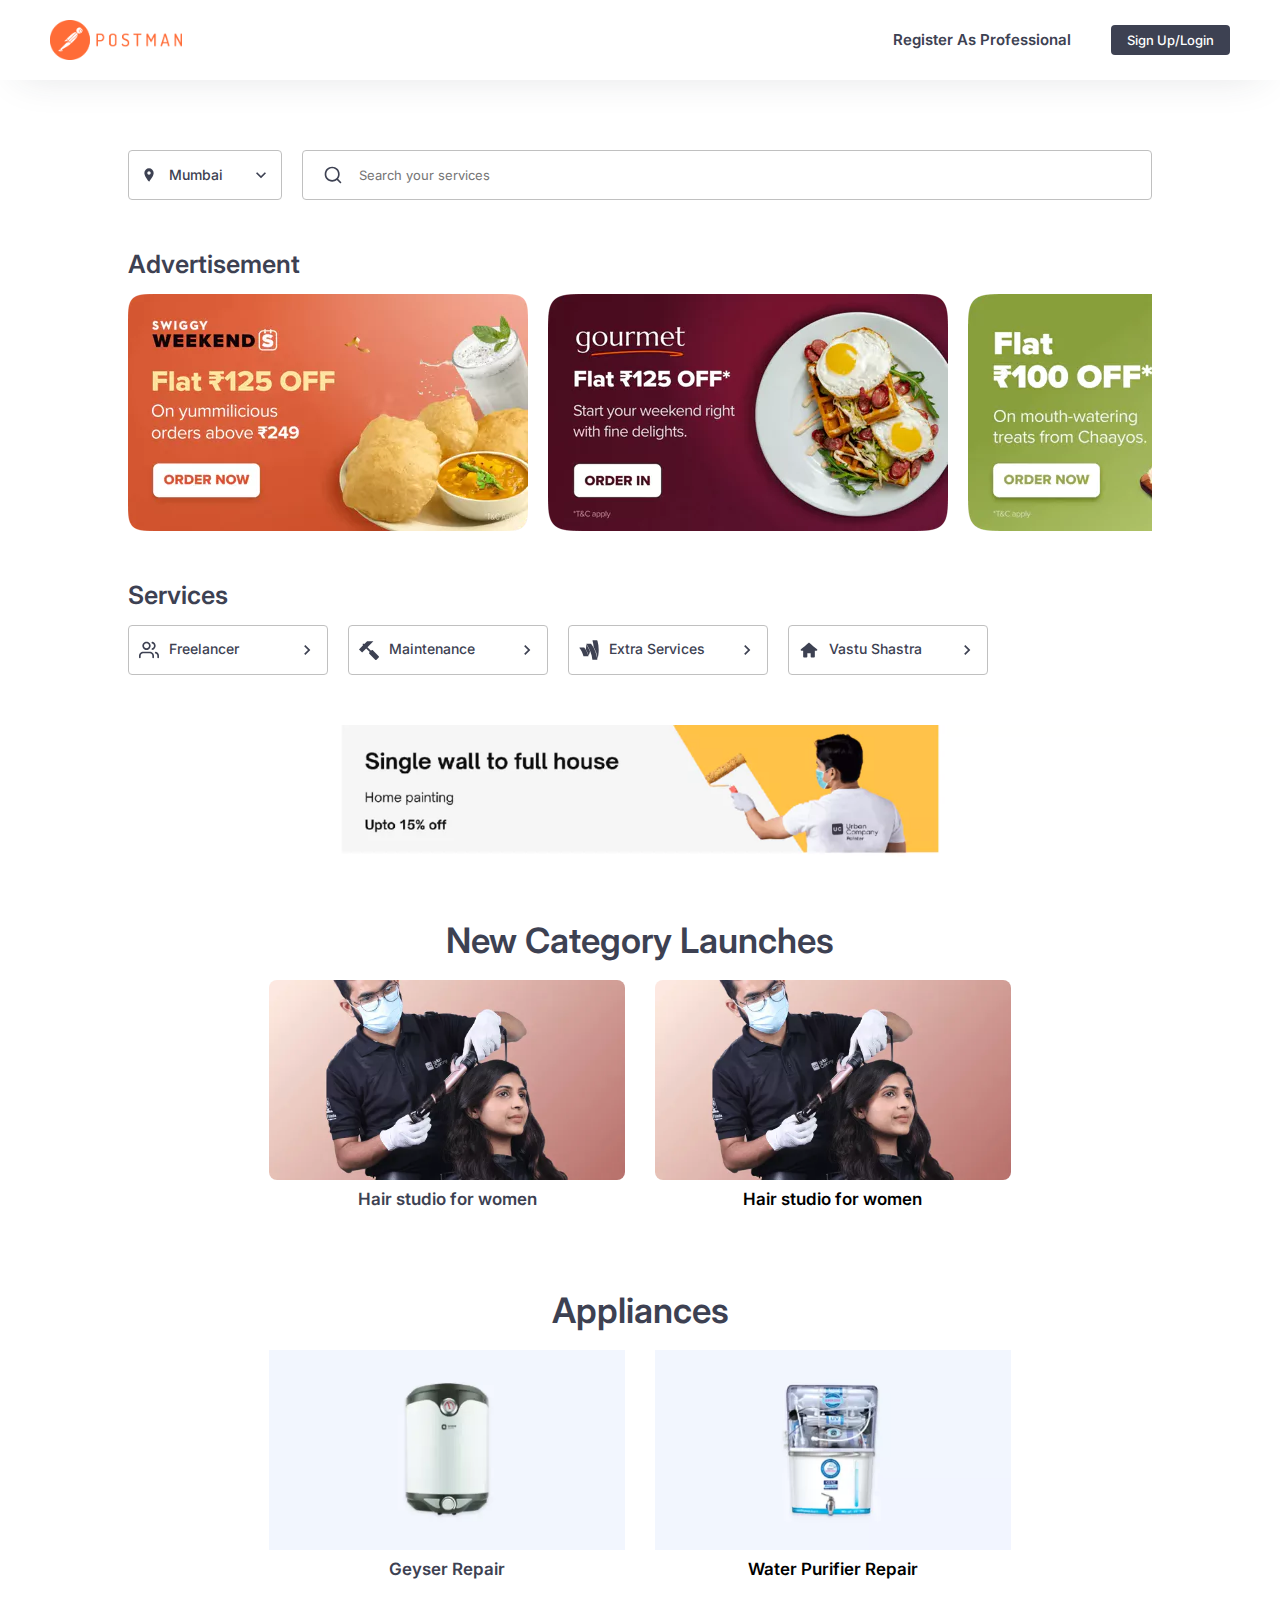
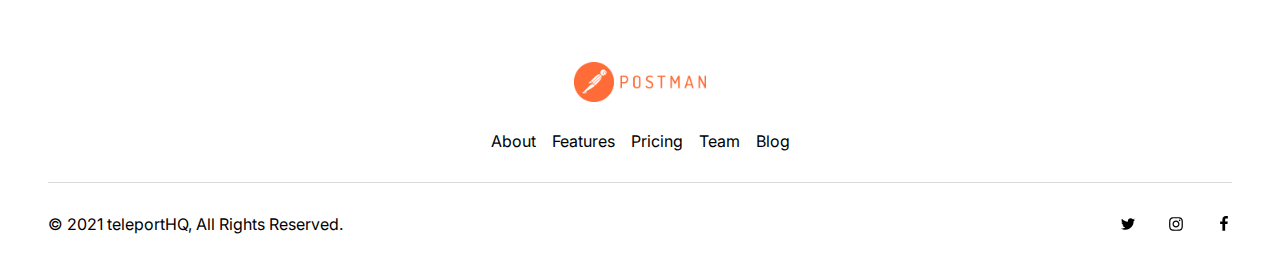
<file: index.html>
<!DOCTYPE html>
<html lang="english">
  <head>
    <title>exported project</title>
    <meta property="og:title" content="exported project" />
    <meta name="viewport" content="width=device-width, initial-scale=1.0" />
    <meta charset="utf-8" />
    <meta property="twitter:card" content="summary_large_image" />

    <style data-tag="reset-style-sheet">
      html {  line-height: 1.15;}body {  margin: 0;}* {  box-sizing: border-box;  border-width: 0;  border-style: solid;}p,li,ul,pre,div,h1,h2,h3,h4,h5,h6,figure,blockquote,figcaption {  margin: 0;  padding: 0;}button {  background-color: transparent;}button,input,optgroup,select,textarea {  font-family: inherit;  font-size: 100%;  line-height: 1.15;  margin: 0;}button,select {  text-transform: none;}button,[type="button"],[type="reset"],[type="submit"] {  -webkit-appearance: button;}button::-moz-focus-inner,[type="button"]::-moz-focus-inner,[type="reset"]::-moz-focus-inner,[type="submit"]::-moz-focus-inner {  border-style: none;  padding: 0;}button:-moz-focus,[type="button"]:-moz-focus,[type="reset"]:-moz-focus,[type="submit"]:-moz-focus {  outline: 1px dotted ButtonText;}a {  color: inherit;  text-decoration: inherit;}input {  padding: 2px 4px;}img {  display: block;}html { scroll-behavior: smooth  }
    </style>
    <style data-tag="default-style-sheet">
      html {
        font-family: Inter;
        font-size: 16px;
      }

      body {
        font-weight: 400;
        font-style:normal;
        text-decoration: none;
        text-transform: none;
        letter-spacing: normal;
        line-height: 1.15;
        color: var(--dl-color-gray-black);
        background-color: var(--dl-color-gray-white);

      }
    </style>
    <link
      rel="stylesheet"
      href="https://fonts.googleapis.com/css2?family=Inter:wght@100;200;300;400;500;600;700;800;900&amp;display=swap"
      data-tag="font"
    />
    <link rel="stylesheet" href="./style.css" />
  </head>
  <body>
    <div>
      <link href="./index.css" rel="stylesheet" />

      <div class="page-container">
        <div class="page-container01">
          <img
            alt="pastedImage"
            src="public/external/pastedimage-0uya-1500w.png"
            class="page-pasted-image"
          />
          <div class="page-container02">
            <a
              href="https://example.com"
              target="_blank"
              rel="noreferrer noopener"
              class="page-link"
            >
              Register as professional
            </a>
            <button type="button" class="page-button button">
              Sign Up/Login
            </button>
          </div>
        </div>
        <div class="page-container03">
          <div class="page-container04">
            <div class="page-container05">
              <svg viewBox="0 0 1024 1024" class="page-icon">
                <path
                  d="M512 490q44 0 75-31t31-75-31-75-75-31-75 31-31 75 31 75 75 31zM512 86q124 0 211 87t87 211q0 62-31 142t-75 150-87 131-73 97l-32 34q-12-14-32-37t-72-92-91-134-71-147-32-144q0-124 87-211t211-87z"
                ></path>
              </svg>
              <span class="page-text">Mumbai</span>
            </div>
            <svg viewBox="0 0 1024 1024" class="page-icon02">
              <path d="M316 366l196 196 196-196 60 60-256 256-256-256z"></path>
            </svg>
          </div>
          <div class="page-container06">
            <div class="page-container07">
              <svg viewBox="0 0 1024 1024" class="page-icon04">
                <path
                  d="M684.416 676.523c-1.451 1.109-2.859 2.347-4.224 3.712s-2.56 2.731-3.712 4.224c-53.675 51.755-126.677 83.541-207.147 83.541-82.475 0-157.099-33.365-211.2-87.467s-87.467-128.725-87.467-211.2 33.365-157.099 87.467-211.2 128.725-87.467 211.2-87.467 157.099 33.365 211.2 87.467 87.467 128.725 87.467 211.2c0 80.469-31.787 153.472-83.584 207.189zM926.165 865.835l-156.8-156.8c52.523-65.707 83.968-149.035 83.968-239.701 0-106.027-43.008-202.069-112.469-271.531s-165.504-112.469-271.531-112.469-202.069 43.008-271.531 112.469-112.469 165.504-112.469 271.531 43.008 202.069 112.469 271.531 165.504 112.469 271.531 112.469c90.667 0 173.995-31.445 239.701-83.968l156.8 156.8c16.683 16.683 43.691 16.683 60.331 0s16.683-43.691 0-60.331z"
                ></path>
              </svg>
              <input
                type="text"
                placeholder="Search your services"
                class="page-textinput input"
              />
            </div>
          </div>
        </div>
        <span class="page-text01">Advertisement</span>
        <div class="page-container08">
          <img
            alt="pastedImage"
            src="public/external/pastedimage-37a-400w.png"
            class="page-pasted-image01"
          />
          <img
            alt="pastedImage"
            src="public/external/pastedimage-425h-400w.png"
            class="page-pasted-image02"
          />
          <img
            alt="pastedImage"
            src="public/external/pastedimage-pm3m-400w.png"
            class="page-pasted-image03"
          />
          <img
            alt="pastedImage"
            src="public/external/pastedimage-dlyi-400w.png"
            class="page-pasted-image04"
          />
        </div>
        <span class="page-text02">
          <span>Services</span>
          <br />
        </span>
        <div class="page-container09">
          <div onclick="window.location.href='/freelancer.html'" class="page-container10">
            <div class="page-container11">
              <svg viewBox="0 0 1024 1024" class="page-icon06">
                <path
                  d="M768 896v-85.333c0-58.88-23.936-112.299-62.464-150.869s-91.989-62.464-150.869-62.464h-341.333c-58.88 0-112.299 23.936-150.869 62.464s-62.464 91.989-62.464 150.869v85.333c0 23.552 19.115 42.667 42.667 42.667s42.667-19.115 42.667-42.667v-85.333c0-35.371 14.293-67.285 37.504-90.496s55.125-37.504 90.496-37.504h341.333c35.371 0 67.285 14.293 90.496 37.504s37.504 55.125 37.504 90.496v85.333c0 23.552 19.115 42.667 42.667 42.667s42.667-19.115 42.667-42.667zM597.333 298.667c0-58.88-23.936-112.299-62.464-150.869s-91.989-62.464-150.869-62.464-112.299 23.936-150.869 62.464-62.464 91.989-62.464 150.869 23.936 112.299 62.464 150.869 91.989 62.464 150.869 62.464 112.299-23.936 150.869-62.464 62.464-91.989 62.464-150.869zM512 298.667c0 35.371-14.293 67.285-37.504 90.496s-55.125 37.504-90.496 37.504-67.285-14.293-90.496-37.504-37.504-55.125-37.504-90.496 14.293-67.285 37.504-90.496 55.125-37.504 90.496-37.504 67.285 14.293 90.496 37.504 37.504 55.125 37.504 90.496zM1024 896v-85.333c-0.043-53.12-19.499-101.76-51.883-139.136-27.819-32.128-65.195-55.936-107.904-67.243-22.784-6.016-46.123 7.552-52.139 30.336s7.552 46.123 30.336 52.139c25.899 6.869 48.469 21.248 65.195 40.619 19.413 22.443 31.019 51.456 31.061 83.285v85.333c0 23.552 19.115 42.667 42.667 42.667s42.667-19.115 42.667-42.667zM672.085 174.891c34.261 8.789 61.653 30.507 78.379 58.752s22.656 62.72 13.867 96.981c-7.509 29.312-24.533 53.589-47.147 70.485-13.397 10.027-28.8 17.493-45.355 21.803-22.784 5.973-36.437 29.312-30.421 52.096s29.312 36.437 52.096 30.421c27.179-7.125 52.565-19.413 74.795-36.011 37.675-28.16 66.219-68.821 78.72-117.675 14.592-57.045 4.693-114.731-23.125-161.621s-73.6-83.328-130.645-97.963c-22.827-5.845-46.080 7.936-51.925 30.763s7.936 46.080 30.763 51.925z"
                ></path>
              </svg>
              <span class="page-text05">Freelancer</span>
            </div>
            <svg viewBox="0 0 1024 1024" class="page-icon08">
              <path d="M426 256l256 256-256 256-60-60 196-196-196-196z"></path>
            </svg>
          </div>
          <div onclick="window.location.href='/maintenance.html'" class="page-container12">
            <div class="page-container13">
              <svg viewBox="0 0 1024 1024" class="page-icon10">
                <path
                  d="M1009.996 828.976l-301.544-301.544c-18.668-18.668-49.214-18.668-67.882 0l-22.626 22.626-184-184 302.056-302.058h-320l-142.058 142.058-14.060-14.058h-67.882v67.882l14.058 14.058-206.058 206.060 160 160 206.058-206.058 184 184-22.626 22.626c-18.668 18.668-18.668 49.214 0 67.882l301.544 301.544c18.668 18.668 49.214 18.668 67.882 0l113.136-113.136c18.67-18.666 18.67-49.214 0.002-67.882z"
                ></path>
              </svg>
              <span class="page-text06">Maintenance</span>
            </div>
            <svg viewBox="0 0 1024 1024" class="page-icon12">
              <path d="M426 256l256 256-256 256-60-60 196-196-196-196z"></path>
            </svg>
          </div>
          <div onclick="window.location.href='/maintenance.html'" class="page-container14">
            <div class="page-container15">
              <svg viewBox="0 0 1038.848 1024" class="page-icon14">
                <path
                  d="M252 384c11.429 0 22.857 5.714 29.714 14.857 100 136.571 169.714 282.857 206.857 442.286h-254.857c-45.714-158.857-113.143-304-209.714-428-9.143-12 0-29.143 14.857-29.143h213.143zM571.429 588c-18.857 77.143-42.857 152-71.429 224.571-30.286-119.429-78.857-231.429-146.286-339.429 14.857-82.857 23.429-168 25.143-256.571 80.571 129.714 144.571 253.143 192.571 371.429zM628 182.857c170.857 235.429 297.714 525.714 325.143 841.143h-257.714c-18.857-305.143-159.429-594.286-316-841.143h248.571zM1024 512c0 158.857-21.714 325.714-57.714 464-25.143-211.429-94.857-421.714-205.143-618.857-9.714-115.429-30.286-227.429-60.571-333.714-2.857-12 5.714-23.429 17.714-23.429h205.143c16 0 30.857 10.857 34.857 26.286 43.429 154.286 65.714 317.714 65.714 485.714z"
                ></path>
              </svg>
              <span class="page-text07">Extra Services</span>
            </div>
            <svg viewBox="0 0 1024 1024" class="page-icon16">
              <path d="M426 256l256 256-256 256-60-60 196-196-196-196z"></path>
            </svg>
          </div>
          <div onclick="window.location.href='/vastu-shastra.html'" class="page-container16">
            <div class="page-container17">
              <svg viewBox="0 0 1024 1024" class="page-icon18">
                <path
                  d="M512 128c0 0-263.936 227.84-411.435 351.232-8.661 7.851-15.232 19.285-15.232 32.768 0 23.595 19.072 42.667 42.667 42.667h85.333v298.667c0 23.595 19.072 42.667 42.667 42.667h128c23.595 0 42.667-19.115 42.667-42.667v-170.667h170.667v170.667c0 23.552 19.072 42.667 42.667 42.667h128c23.595 0 42.667-19.072 42.667-42.667v-298.667h85.333c23.595 0 42.667-19.072 42.667-42.667 0-13.483-6.571-24.917-16.341-32.768-146.475-123.392-410.325-351.232-410.325-351.232z"
                ></path>
              </svg>
              <span class="page-text08">Vastu Shastra</span>
            </div>
            <svg viewBox="0 0 1024 1024" class="page-icon20">
              <path d="M426 256l256 256-256 256-60-60 196-196-196-196z"></path>
            </svg>
          </div>
        </div>
        <img
          alt="pastedImage"
          src="public/external/pastedimage-kop-200h.png"
          class="page-pasted-image05"
        />
        <span class="page-text09">
          <span>New Category Launches</span>
          <br />
        </span>
        <div class="page-container18">
          <div class="page-container19">
            <img
              alt="pastedImage"
              src="public/external/pastedimage-22xo-1500w.png"
              class="page-pasted-image06"
            />
            <span class="page-text12">Hair studio for women</span>
          </div>
          <div class="page-container20">
            <img
              alt="pastedImage"
              src="public/external/pastedimage-22xo-1500w.png"
              class="page-pasted-image07"
            />
            <span class="page-text13">Hair studio for women</span>
          </div>
        </div>
        <span class="page-text14">
          <span>Appliances</span>
          <br />
        </span>
        <div class="page-container21">
          <div class="page-container22">
            <img
              alt="pastedImage"
              src="public/external/pastedimage-xxvs-1500w.png"
              class="page-pasted-image08"
            />
            <span class="page-text17">Geyser Repair</span>
          </div>
          <div class="page-container23">
            <div class="page-container24">
              <img
                alt="pastedImage"
                src="public/external/pastedimage-nq3-1500w.png"
                class="page-pasted-image09"
              />
            </div>
            <span class="page-text18">Water Purifier Repair</span>
          </div>
        </div>
        <footer class="page-footer">
          <div class="page-container25">
            <img
              alt="pastedImage"
              src="public/external/pastedimage-0uya-1500w.png"
              class="page-pasted-image10"
            />
            <nav class="page-nav">
              <span class="page-text19">About</span>
              <span class="page-text20">Features</span>
              <span class="page-text21">Pricing</span>
              <span class="page-text22">Team</span>
              <span class="page-text23">Blog</span>
            </nav>
          </div>
          <div class="page-separator"></div>
          <div class="page-container26">
            <span class="page-text24">
              © 2021 teleportHQ, All Rights Reserved.
            </span>
            <div class="page-icon-group">
              <svg viewBox="0 0 950.8571428571428 1024" class="page-icon22">
                <path
                  d="M925.714 233.143c-25.143 36.571-56.571 69.143-92.571 95.429 0.571 8 0.571 16 0.571 24 0 244-185.714 525.143-525.143 525.143-104.571 0-201.714-30.286-283.429-82.857 14.857 1.714 29.143 2.286 44.571 2.286 86.286 0 165.714-29.143 229.143-78.857-81.143-1.714-149.143-54.857-172.571-128 11.429 1.714 22.857 2.857 34.857 2.857 16.571 0 33.143-2.286 48.571-6.286-84.571-17.143-148-91.429-148-181.143v-2.286c24.571 13.714 53.143 22.286 83.429 23.429-49.714-33.143-82.286-89.714-82.286-153.714 0-34.286 9.143-65.714 25.143-93.143 90.857 112 227.429 185.143 380.571 193.143-2.857-13.714-4.571-28-4.571-42.286 0-101.714 82.286-184.571 184.571-184.571 53.143 0 101.143 22.286 134.857 58.286 41.714-8 81.714-23.429 117.143-44.571-13.714 42.857-42.857 78.857-81.143 101.714 37.143-4 73.143-14.286 106.286-28.571z"
                ></path></svg>
              <svg viewBox="0 0 877.7142857142857 1024" class="page-icon24">
                <path
                  d="M585.143 512c0-80.571-65.714-146.286-146.286-146.286s-146.286 65.714-146.286 146.286 65.714 146.286 146.286 146.286 146.286-65.714 146.286-146.286zM664 512c0 124.571-100.571 225.143-225.143 225.143s-225.143-100.571-225.143-225.143 100.571-225.143 225.143-225.143 225.143 100.571 225.143 225.143zM725.714 277.714c0 29.143-23.429 52.571-52.571 52.571s-52.571-23.429-52.571-52.571 23.429-52.571 52.571-52.571 52.571 23.429 52.571 52.571zM438.857 152c-64 0-201.143-5.143-258.857 17.714-20 8-34.857 17.714-50.286 33.143s-25.143 30.286-33.143 50.286c-22.857 57.714-17.714 194.857-17.714 258.857s-5.143 201.143 17.714 258.857c8 20 17.714 34.857 33.143 50.286s30.286 25.143 50.286 33.143c57.714 22.857 194.857 17.714 258.857 17.714s201.143 5.143 258.857-17.714c20-8 34.857-17.714 50.286-33.143s25.143-30.286 33.143-50.286c22.857-57.714 17.714-194.857 17.714-258.857s5.143-201.143-17.714-258.857c-8-20-17.714-34.857-33.143-50.286s-30.286-25.143-50.286-33.143c-57.714-22.857-194.857-17.714-258.857-17.714zM877.714 512c0 60.571 0.571 120.571-2.857 181.143-3.429 70.286-19.429 132.571-70.857 184s-113.714 67.429-184 70.857c-60.571 3.429-120.571 2.857-181.143 2.857s-120.571 0.571-181.143-2.857c-70.286-3.429-132.571-19.429-184-70.857s-67.429-113.714-70.857-184c-3.429-60.571-2.857-120.571-2.857-181.143s-0.571-120.571 2.857-181.143c3.429-70.286 19.429-132.571 70.857-184s113.714-67.429 184-70.857c60.571-3.429 120.571-2.857 181.143-2.857s120.571-0.571 181.143 2.857c70.286 3.429 132.571 19.429 184 70.857s67.429 113.714 70.857 184c3.429 60.571 2.857 120.571 2.857 181.143z"
                ></path></svg>
              <svg viewBox="0 0 602.2582857142856 1024" class="page-icon26">
                <path
                  d="M548 6.857v150.857h-89.714c-70.286 0-83.429 33.714-83.429 82.286v108h167.429l-22.286 169.143h-145.143v433.714h-174.857v-433.714h-145.714v-169.143h145.714v-124.571c0-144.571 88.571-223.429 217.714-223.429 61.714 0 114.857 4.571 130.286 6.857z">
                </path>
              </svg>
            </div>
          </div>
        </footer>
      </div>
    </div>
  </body>
</html>
</file>
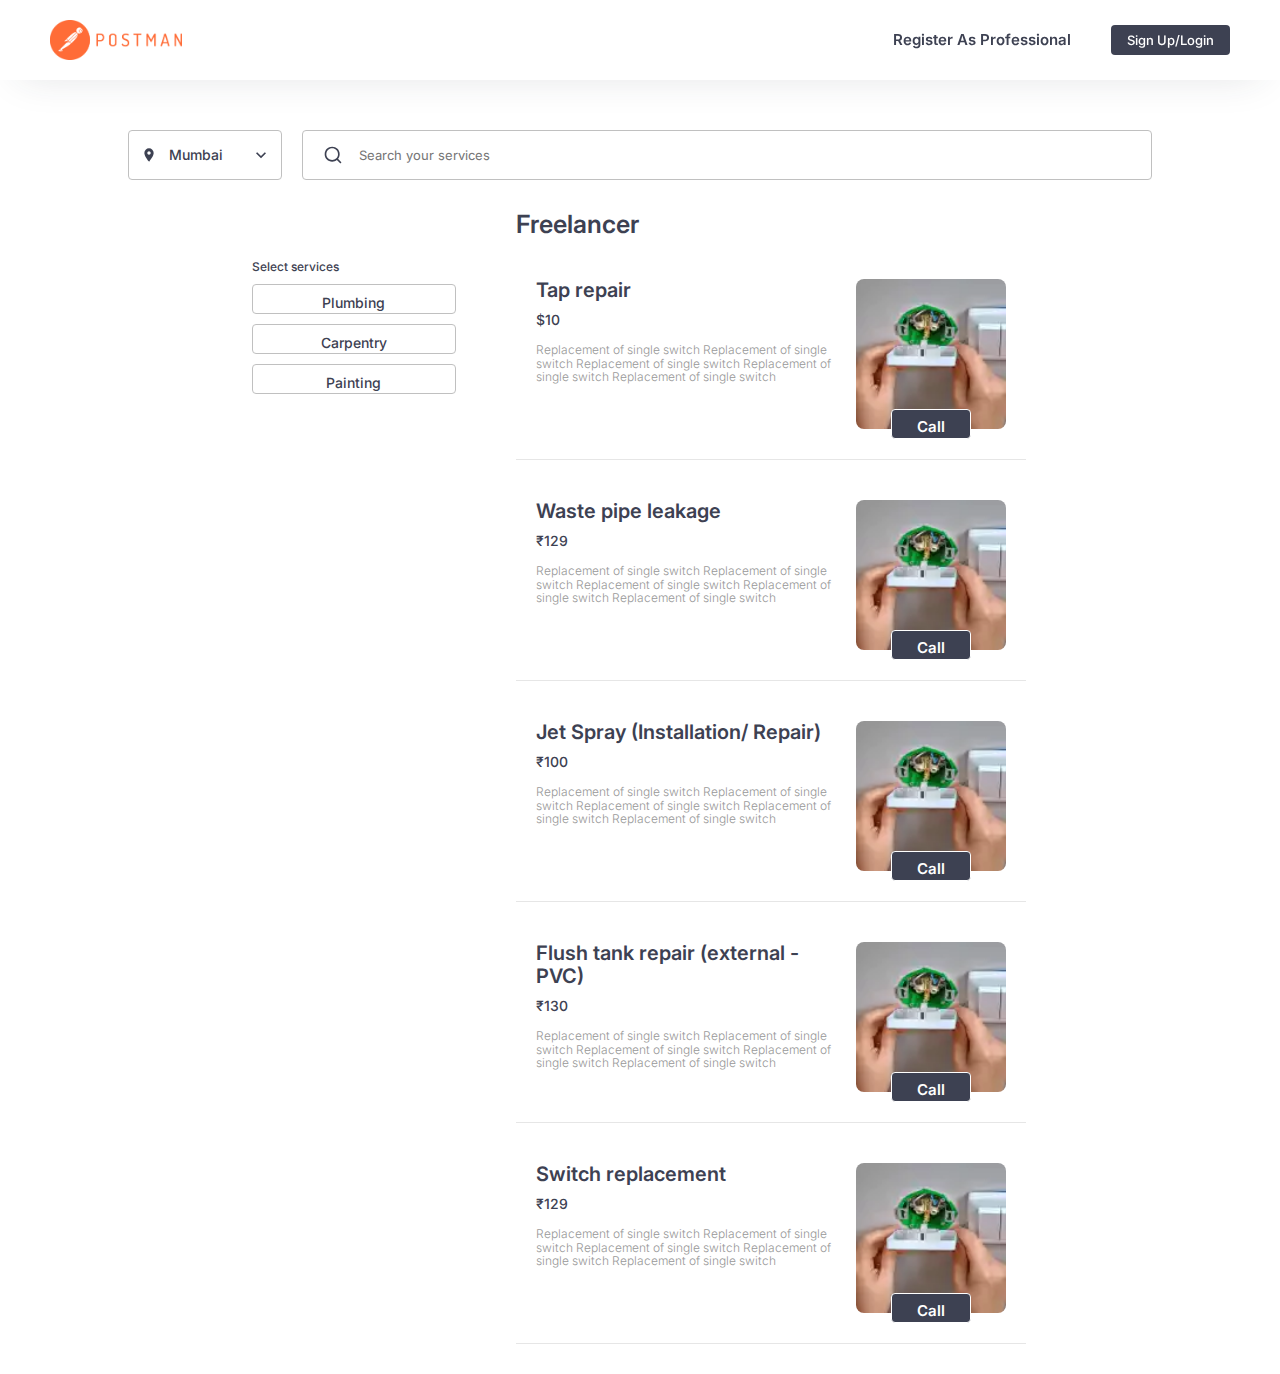
<file: freelancer.html>
<!DOCTYPE html>
<html lang="english">
  <head>
    <title>Freelancer - exported project</title>
    <meta property="og:title" content="Freelancer - exported project" />
    <meta name="viewport" content="width=device-width, initial-scale=1.0" />
    <meta charset="utf-8" />
    <meta property="twitter:card" content="summary_large_image" />

    <style data-tag="reset-style-sheet">
      html {  line-height: 1.15;}body {  margin: 0;}* {  box-sizing: border-box;  border-width: 0;  border-style: solid;}p,li,ul,pre,div,h1,h2,h3,h4,h5,h6,figure,blockquote,figcaption {  margin: 0;  padding: 0;}button {  background-color: transparent;}button,input,optgroup,select,textarea {  font-family: inherit;  font-size: 100%;  line-height: 1.15;  margin: 0;}button,select {  text-transform: none;}button,[type="button"],[type="reset"],[type="submit"] {  -webkit-appearance: button;}button::-moz-focus-inner,[type="button"]::-moz-focus-inner,[type="reset"]::-moz-focus-inner,[type="submit"]::-moz-focus-inner {  border-style: none;  padding: 0;}button:-moz-focus,[type="button"]:-moz-focus,[type="reset"]:-moz-focus,[type="submit"]:-moz-focus {  outline: 1px dotted ButtonText;}a {  color: inherit;  text-decoration: inherit;}input {  padding: 2px 4px;}img {  display: block;}html { scroll-behavior: smooth  }
    </style>
    <style data-tag="default-style-sheet">
      html {
        font-family: Inter;
        font-size: 16px;
      }

      body {
        font-weight: 400;
        font-style:normal;
        text-decoration: none;
        text-transform: none;
        letter-spacing: normal;
        line-height: 1.15;
        color: var(--dl-color-gray-black);
        background-color: var(--dl-color-gray-white);

      }
    </style>
    <link
      rel="stylesheet"
      href="https://fonts.googleapis.com/css2?family=Inter:wght@100;200;300;400;500;600;700;800;900&amp;display=swap"
      data-tag="font"
    />
    <link rel="stylesheet" href="./style.css" />
  </head>
  <body>
    <div>
      <link href="./freelancer.css" rel="stylesheet" />

      <div class="freelancer-container">
        <div class="freelancer-container01">
          <img
            alt="pastedImage"
            src="public/external/pastedimage-0uya-1500w.png"
            class="freelancer-pasted-image"
          />
          <div class="freelancer-container02">
            <a
              href="https://example.com"
              target="_blank"
              rel="noreferrer noopener"
              class="freelancer-link"
            >
              Register as professional
            </a>
            <button type="button" class="freelancer-button button">
              Sign Up/Login
            </button>
          </div>
        </div>
        <div class="freelancer-container03">
          <div class="freelancer-container04">
            <div class="freelancer-container05">
              <svg viewBox="0 0 1024 1024" class="freelancer-icon">
                <path
                  d="M512 490q44 0 75-31t31-75-31-75-75-31-75 31-31 75 31 75 75 31zM512 86q124 0 211 87t87 211q0 62-31 142t-75 150-87 131-73 97l-32 34q-12-14-32-37t-72-92-91-134-71-147-32-144q0-124 87-211t211-87z"
                ></path>
              </svg>
              <span class="freelancer-text">Mumbai</span>
            </div>
            <svg viewBox="0 0 1024 1024" class="freelancer-icon2">
              <path d="M316 366l196 196 196-196 60 60-256 256-256-256z"></path>
            </svg>
          </div>
          <div class="freelancer-container06">
            <div class="freelancer-container07">
              <svg viewBox="0 0 1024 1024" class="freelancer-icon4">
                <path
                  d="M684.416 676.523c-1.451 1.109-2.859 2.347-4.224 3.712s-2.56 2.731-3.712 4.224c-53.675 51.755-126.677 83.541-207.147 83.541-82.475 0-157.099-33.365-211.2-87.467s-87.467-128.725-87.467-211.2 33.365-157.099 87.467-211.2 128.725-87.467 211.2-87.467 157.099 33.365 211.2 87.467 87.467 128.725 87.467 211.2c0 80.469-31.787 153.472-83.584 207.189zM926.165 865.835l-156.8-156.8c52.523-65.707 83.968-149.035 83.968-239.701 0-106.027-43.008-202.069-112.469-271.531s-165.504-112.469-271.531-112.469-202.069 43.008-271.531 112.469-112.469 165.504-112.469 271.531 43.008 202.069 112.469 271.531 165.504 112.469 271.531 112.469c90.667 0 173.995-31.445 239.701-83.968l156.8 156.8c16.683 16.683 43.691 16.683 60.331 0s16.683-43.691 0-60.331z"
                ></path>
              </svg>
              <input
                type="text"
                placeholder="Search your services"
                class="freelancer-textinput input"
              />
            </div>
          </div>
        </div>
        <div class="freelancer-container08">
          <div class="freelancer-container09">
            <span class="freelancer-text01">Select services</span>
            <button type="button" class="freelancer-button1 button">
              <span class="freelancer-text02">
                <span>Plumbing</span>
                <br />
              </span>
            </button>
            <button type="button" class="freelancer-button2 button">
              <span class="freelancer-text05">
                <span>Carpentry</span>
                <br />
              </span>
            </button>
            <button type="button" class="freelancer-button3 button">
              <span class="freelancer-text08">
                <span>Painting</span>
                <br />
              </span>
            </button>
          </div>
          <div class="freelancer-container10">
            <span class="freelancer-text11">Freelancer</span>
            <div class="freelancer-container11">
              <div class="freelancer-container12">
                <span class="freelancer-text12">Tap repair</span>
                <span class="freelancer-text13">$10</span>
                <span class="freelancer-text14">
                  Replacement of single switch&nbsp;Replacement of single
                  switch&nbsp;Replacement of single switch&nbsp;Replacement of
                  single switch&nbsp;Replacement of single switch&nbsp;
                </span>
              </div>
              <div class="freelancer-container13">
                <img
                  alt="pastedImage"
                  src="public/external/pastedimage-j4gu-200h.png"
                  class="freelancer-pasted-image1"
                />
                <button type="button" class="freelancer-button4 button">
                  Call
                </button>
              </div>
            </div>
            <div class="freelancer-container14">
              <div class="freelancer-container15">
                <span class="freelancer-text15">Waste pipe leakage</span>
                <span class="freelancer-text16">₹129</span>
                <span class="freelancer-text17">
                  Replacement of single switch&nbsp;Replacement of single
                  switch&nbsp;Replacement of single switch&nbsp;Replacement of
                  single switch&nbsp;Replacement of single switch&nbsp;
                </span>
              </div>
              <div class="freelancer-container16">
                <img
                  alt="pastedImage"
                  src="public/external/pastedimage-j4gu-200h.png"
                  class="freelancer-pasted-image2"
                />
                <button type="button" class="freelancer-button5 button">
                  Call
                </button>
              </div>
            </div>
            <div class="freelancer-container17">
              <div class="freelancer-container18">
                <span class="freelancer-text18">
                  Jet Spray (Installation/ Repair)
                </span>
                <span class="freelancer-text19">₹100</span>
                <span class="freelancer-text20">
                  Replacement of single switch&nbsp;Replacement of single
                  switch&nbsp;Replacement of single switch&nbsp;Replacement of
                  single switch&nbsp;Replacement of single switch&nbsp;
                </span>
              </div>
              <div class="freelancer-container19">
                <img
                  alt="pastedImage"
                  src="public/external/pastedimage-j4gu-200h.png"
                  class="freelancer-pasted-image3"
                />
                <button type="button" class="freelancer-button6 button">
                  Call
                </button>
              </div>
            </div>
            <div class="freelancer-container20">
              <div class="freelancer-container21">
                <span class="freelancer-text21">
                  Flush tank repair (external - PVC)
                </span>
                <span class="freelancer-text22">₹130</span>
                <span class="freelancer-text23">
                  Replacement of single switch&nbsp;Replacement of single
                  switch&nbsp;Replacement of single switch&nbsp;Replacement of
                  single switch&nbsp;Replacement of single switch&nbsp;
                </span>
              </div>
              <div class="freelancer-container22">
                <img
                  alt="pastedImage"
                  src="public/external/pastedimage-j4gu-200h.png"
                  class="freelancer-pasted-image4"
                />
                <button type="button" class="freelancer-button7 button">
                  Call
                </button>
              </div>
            </div>
            <div class="freelancer-container23">
              <div class="freelancer-container24">
                <span class="freelancer-text24">Switch replacement</span>
                <span class="freelancer-text25">₹129</span>
                <span class="freelancer-text26">
                  Replacement of single switch&nbsp;Replacement of single
                  switch&nbsp;Replacement of single switch&nbsp;Replacement of
                  single switch&nbsp;Replacement of single switch&nbsp;
                </span>
              </div>
              <div class="freelancer-container25">
                <img
                  alt="pastedImage"
                  src="public/external/pastedimage-j4gu-200h.png"
                  class="freelancer-pasted-image5"
                />
                <button type="button" class="freelancer-button8 button">
                  Call
                </button>
              </div>
            </div>
          </div>
        </div>
      </div>
    </div>
  </body>
</html>
</file>
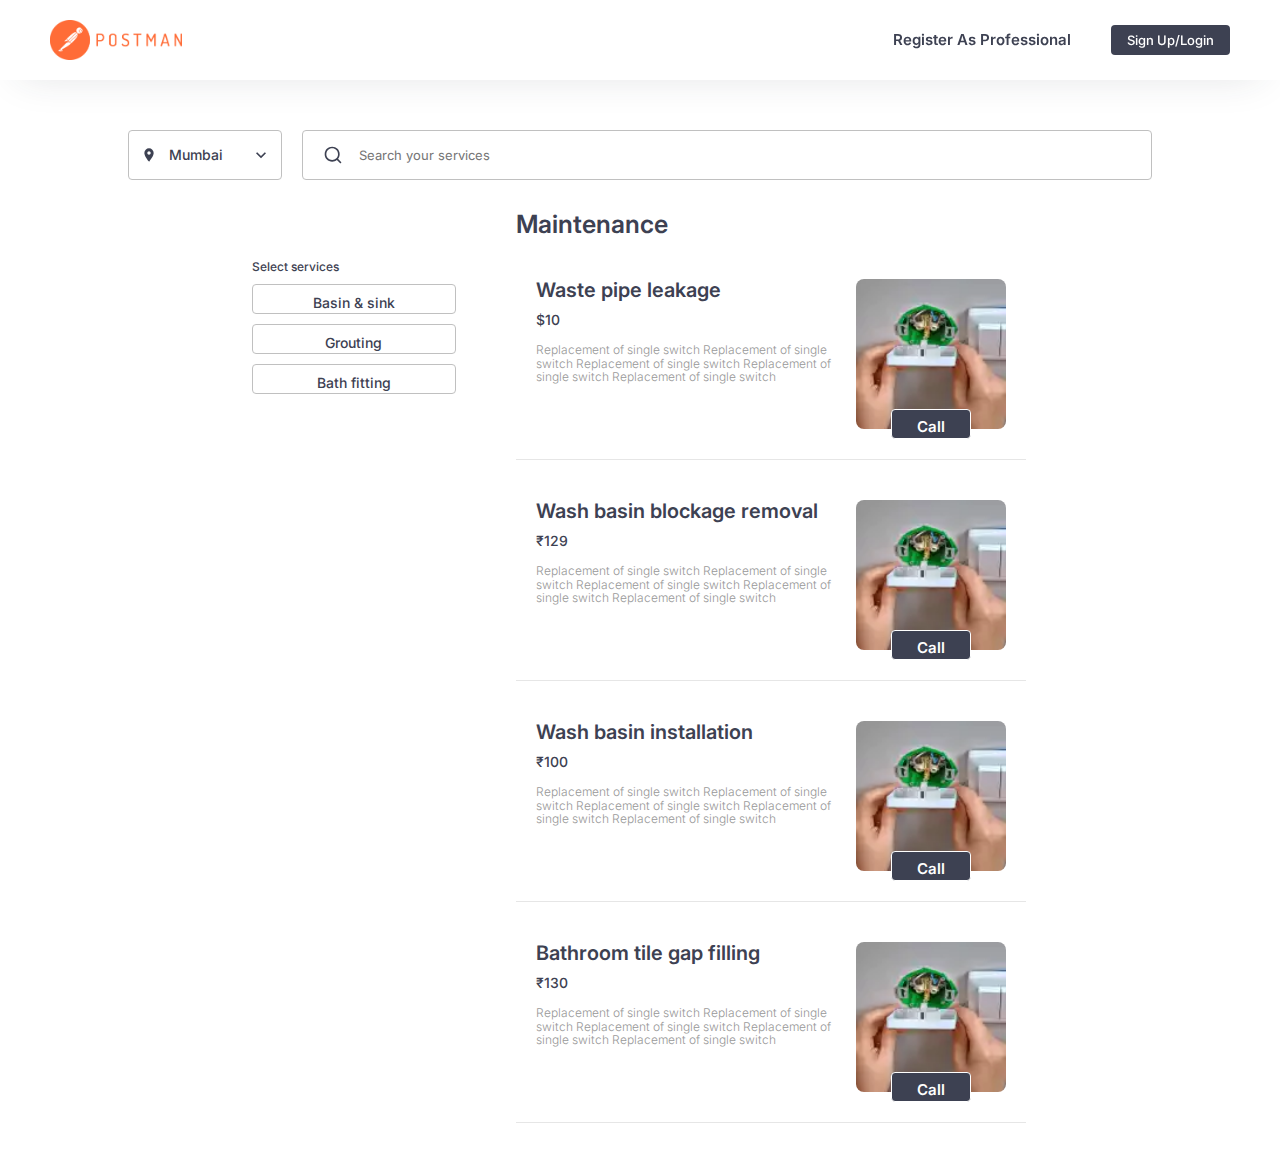
<file: maintenance.html>
<!DOCTYPE html>
<html lang="english">
  <head>
    <title>Maintenance - exported project</title>
    <meta property="og:title" content="Maintenance - exported project" />
    <meta name="viewport" content="width=device-width, initial-scale=1.0" />
    <meta charset="utf-8" />
    <meta property="twitter:card" content="summary_large_image" />

    <style data-tag="reset-style-sheet">
      html {  line-height: 1.15;}body {  margin: 0;}* {  box-sizing: border-box;  border-width: 0;  border-style: solid;}p,li,ul,pre,div,h1,h2,h3,h4,h5,h6,figure,blockquote,figcaption {  margin: 0;  padding: 0;}button {  background-color: transparent;}button,input,optgroup,select,textarea {  font-family: inherit;  font-size: 100%;  line-height: 1.15;  margin: 0;}button,select {  text-transform: none;}button,[type="button"],[type="reset"],[type="submit"] {  -webkit-appearance: button;}button::-moz-focus-inner,[type="button"]::-moz-focus-inner,[type="reset"]::-moz-focus-inner,[type="submit"]::-moz-focus-inner {  border-style: none;  padding: 0;}button:-moz-focus,[type="button"]:-moz-focus,[type="reset"]:-moz-focus,[type="submit"]:-moz-focus {  outline: 1px dotted ButtonText;}a {  color: inherit;  text-decoration: inherit;}input {  padding: 2px 4px;}img {  display: block;}html { scroll-behavior: smooth  }
    </style>
    <style data-tag="default-style-sheet">
      html {
        font-family: Inter;
        font-size: 16px;
      }

      body {
        font-weight: 400;
        font-style:normal;
        text-decoration: none;
        text-transform: none;
        letter-spacing: normal;
        line-height: 1.15;
        color: var(--dl-color-gray-black);
        background-color: var(--dl-color-gray-white);

      }
    </style>
    <link
      rel="stylesheet"
      href="https://fonts.googleapis.com/css2?family=Inter:wght@100;200;300;400;500;600;700;800;900&amp;display=swap"
      data-tag="font"
    />
    <link rel="stylesheet" href="./style.css" />
  </head>
  <body>
    <div>
      <link href="./maintenance.css" rel="stylesheet" />

      <div class="maintenance-container">
        <div class="maintenance-container01">
          <img
            alt="pastedImage"
            src="public/external/pastedimage-0uya-1500w.png"
            class="maintenance-pasted-image"
          />
          <div class="maintenance-container02">
            <a
              href="https://example.com"
              target="_blank"
              rel="noreferrer noopener"
              class="maintenance-link"
            >
              Register as professional
            </a>
            <button type="button" class="maintenance-button button">
              Sign Up/Login
            </button>
          </div>
        </div>
        <div class="maintenance-container03">
          <div class="maintenance-container04">
            <div class="maintenance-container05">
              <svg viewBox="0 0 1024 1024" class="maintenance-icon">
                <path
                  d="M512 490q44 0 75-31t31-75-31-75-75-31-75 31-31 75 31 75 75 31zM512 86q124 0 211 87t87 211q0 62-31 142t-75 150-87 131-73 97l-32 34q-12-14-32-37t-72-92-91-134-71-147-32-144q0-124 87-211t211-87z"
                ></path>
              </svg>
              <span class="maintenance-text">Mumbai</span>
            </div>
            <svg viewBox="0 0 1024 1024" class="maintenance-icon2">
              <path d="M316 366l196 196 196-196 60 60-256 256-256-256z"></path>
            </svg>
          </div>
          <div class="maintenance-container06">
            <div class="maintenance-container07">
              <svg viewBox="0 0 1024 1024" class="maintenance-icon4">
                <path
                  d="M684.416 676.523c-1.451 1.109-2.859 2.347-4.224 3.712s-2.56 2.731-3.712 4.224c-53.675 51.755-126.677 83.541-207.147 83.541-82.475 0-157.099-33.365-211.2-87.467s-87.467-128.725-87.467-211.2 33.365-157.099 87.467-211.2 128.725-87.467 211.2-87.467 157.099 33.365 211.2 87.467 87.467 128.725 87.467 211.2c0 80.469-31.787 153.472-83.584 207.189zM926.165 865.835l-156.8-156.8c52.523-65.707 83.968-149.035 83.968-239.701 0-106.027-43.008-202.069-112.469-271.531s-165.504-112.469-271.531-112.469-202.069 43.008-271.531 112.469-112.469 165.504-112.469 271.531 43.008 202.069 112.469 271.531 165.504 112.469 271.531 112.469c90.667 0 173.995-31.445 239.701-83.968l156.8 156.8c16.683 16.683 43.691 16.683 60.331 0s16.683-43.691 0-60.331z"
                ></path>
              </svg>
              <input
                type="text"
                placeholder="Search your services"
                class="maintenance-textinput input"
              />
            </div>
          </div>
        </div>
        <div class="maintenance-container08">
          <div class="maintenance-container09">
            <span class="maintenance-text01">Select services</span>
            <button type="button" class="maintenance-button1 button">
              <span class="maintenance-text02">Basin &amp; sink</span>
            </button>
            <button type="button" class="maintenance-button2 button">
              <span class="maintenance-text03">
                <span>Grouting</span>
                <br />
              </span>
            </button>
            <button type="button" class="maintenance-button3 button">
              <span class="maintenance-text06">Bath fitting</span>
            </button>
          </div>
          <div class="maintenance-container10">
            <span class="maintenance-text07">Maintenance</span>
            <div class="maintenance-container11">
              <div class="maintenance-container12">
                <span class="maintenance-text08">Waste pipe leakage</span>
                <span class="maintenance-text09">$10</span>
                <span class="maintenance-text10">
                  Replacement of single switch&nbsp;Replacement of single
                  switch&nbsp;Replacement of single switch&nbsp;Replacement of
                  single switch&nbsp;Replacement of single switch&nbsp;
                </span>
              </div>
              <div class="maintenance-container13">
                <img
                  alt="pastedImage"
                  src="public/external/pastedimage-j4gu-200h.png"
                  class="maintenance-pasted-image1"
                />
                <button type="button" class="maintenance-button4 button">
                  Call
                </button>
              </div>
            </div>
            <div class="maintenance-container14">
              <div class="maintenance-container15">
                <span class="maintenance-text11">
                  Wash basin blockage removal
                </span>
                <span class="maintenance-text12">₹129</span>
                <span class="maintenance-text13">
                  Replacement of single switch&nbsp;Replacement of single
                  switch&nbsp;Replacement of single switch&nbsp;Replacement of
                  single switch&nbsp;Replacement of single switch&nbsp;
                </span>
              </div>
              <div class="maintenance-container16">
                <img
                  alt="pastedImage"
                  src="public/external/pastedimage-j4gu-200h.png"
                  class="maintenance-pasted-image2"
                />
                <button type="button" class="maintenance-button5 button">
                  Call
                </button>
              </div>
            </div>
            <div class="maintenance-container17">
              <div class="maintenance-container18">
                <span class="maintenance-text14">Wash basin installation</span>
                <span class="maintenance-text15">₹100</span>
                <span class="maintenance-text16">
                  Replacement of single switch&nbsp;Replacement of single
                  switch&nbsp;Replacement of single switch&nbsp;Replacement of
                  single switch&nbsp;Replacement of single switch&nbsp;
                </span>
              </div>
              <div class="maintenance-container19">
                <img
                  alt="pastedImage"
                  src="public/external/pastedimage-j4gu-200h.png"
                  class="maintenance-pasted-image3"
                />
                <button type="button" class="maintenance-button6 button">
                  Call
                </button>
              </div>
            </div>
            <div class="maintenance-container20">
              <div class="maintenance-container21">
                <span class="maintenance-text17">
                  Bathroom tile gap filling
                </span>
                <span class="maintenance-text18">₹130</span>
                <span class="maintenance-text19">
                  Replacement of single switch&nbsp;Replacement of single
                  switch&nbsp;Replacement of single switch&nbsp;Replacement of
                  single switch&nbsp;Replacement of single switch&nbsp;
                </span>
              </div>
              <div class="maintenance-container22">
                <img
                  alt="pastedImage"
                  src="public/external/pastedimage-j4gu-200h.png"
                  class="maintenance-pasted-image4"
                />
                <button type="button" class="maintenance-button7 button">
                  Call
                </button>
              </div>
            </div>
          </div>
        </div>
      </div>
    </div>
  </body>
</html>
</file>
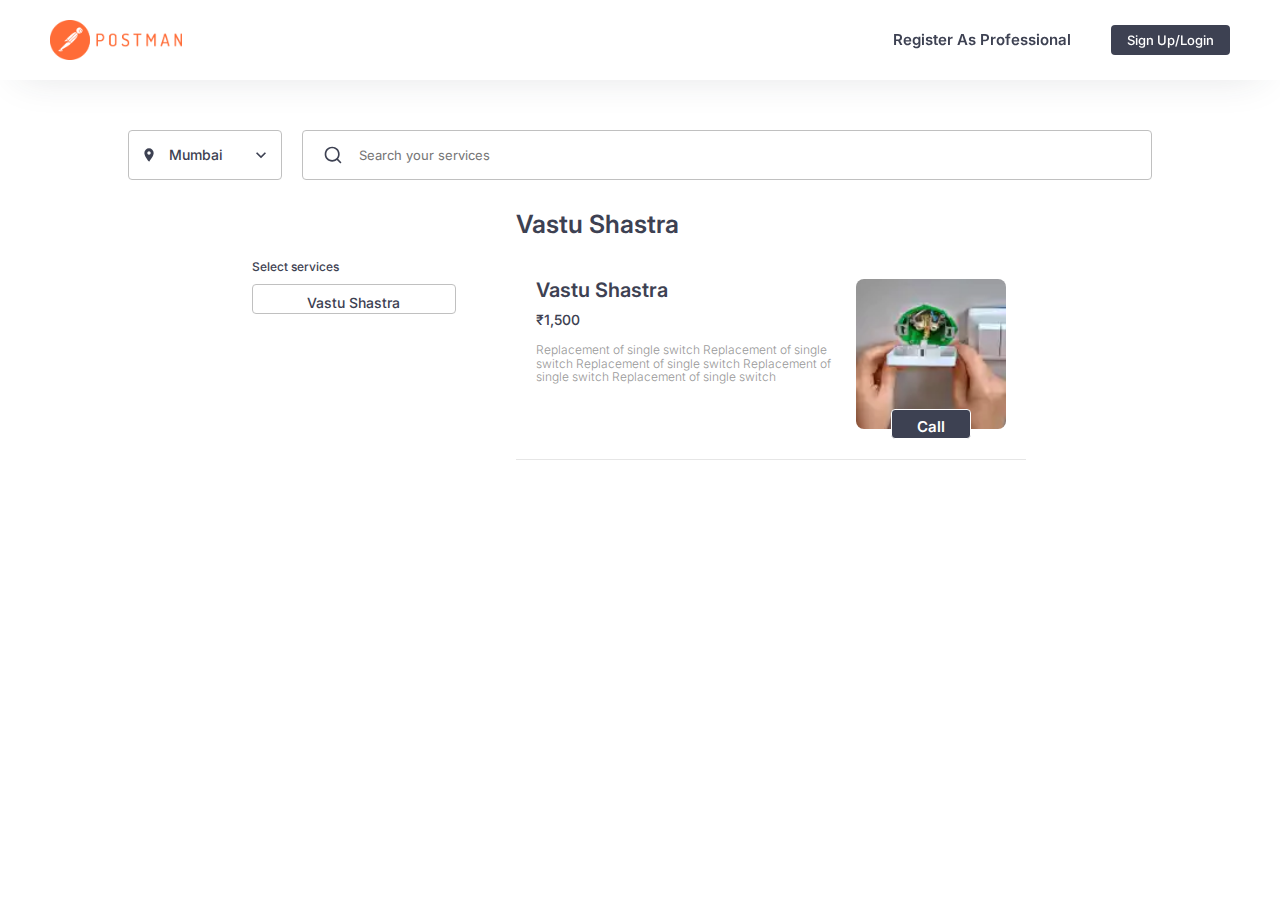
<file: vastu-shastra.html>
<!DOCTYPE html>
<html lang="english">
  <head>
    <title>Vastu-Shastra - exported project</title>
    <meta property="og:title" content="Vastu-Shastra - exported project" />
    <meta name="viewport" content="width=device-width, initial-scale=1.0" />
    <meta charset="utf-8" />
    <meta property="twitter:card" content="summary_large_image" />

    <style data-tag="reset-style-sheet">
      html {  line-height: 1.15;}body {  margin: 0;}* {  box-sizing: border-box;  border-width: 0;  border-style: solid;}p,li,ul,pre,div,h1,h2,h3,h4,h5,h6,figure,blockquote,figcaption {  margin: 0;  padding: 0;}button {  background-color: transparent;}button,input,optgroup,select,textarea {  font-family: inherit;  font-size: 100%;  line-height: 1.15;  margin: 0;}button,select {  text-transform: none;}button,[type="button"],[type="reset"],[type="submit"] {  -webkit-appearance: button;}button::-moz-focus-inner,[type="button"]::-moz-focus-inner,[type="reset"]::-moz-focus-inner,[type="submit"]::-moz-focus-inner {  border-style: none;  padding: 0;}button:-moz-focus,[type="button"]:-moz-focus,[type="reset"]:-moz-focus,[type="submit"]:-moz-focus {  outline: 1px dotted ButtonText;}a {  color: inherit;  text-decoration: inherit;}input {  padding: 2px 4px;}img {  display: block;}html { scroll-behavior: smooth  }
    </style>
    <style data-tag="default-style-sheet">
      html {
        font-family: Inter;
        font-size: 16px;
      }

      body {
        font-weight: 400;
        font-style:normal;
        text-decoration: none;
        text-transform: none;
        letter-spacing: normal;
        line-height: 1.15;
        color: var(--dl-color-gray-black);
        background-color: var(--dl-color-gray-white);

      }
    </style>
    <link
      rel="stylesheet"
      href="https://fonts.googleapis.com/css2?family=Inter:wght@100;200;300;400;500;600;700;800;900&amp;display=swap"
      data-tag="font"
    />
    <link rel="stylesheet" href="./style.css" />
  </head>
  <body>
    <div>
      <link href="./vastu-shastra.css" rel="stylesheet" />

      <div class="vastu-shastra-container">
        <div class="vastu-shastra-container01">
          <img
            alt="pastedImage"
            src="public/external/pastedimage-0uya-1500w.png"
            class="vastu-shastra-pasted-image"
          />
          <div class="vastu-shastra-container02">
            <a
              href="https://example.com"
              target="_blank"
              rel="noreferrer noopener"
              class="vastu-shastra-link"
            >
              Register as professional
            </a>
            <button type="button" class="vastu-shastra-button button">
              Sign Up/Login
            </button>
          </div>
        </div>
        <div class="vastu-shastra-container03">
          <div class="vastu-shastra-container04">
            <div class="vastu-shastra-container05">
              <svg viewBox="0 0 1024 1024" class="vastu-shastra-icon">
                <path
                  d="M512 490q44 0 75-31t31-75-31-75-75-31-75 31-31 75 31 75 75 31zM512 86q124 0 211 87t87 211q0 62-31 142t-75 150-87 131-73 97l-32 34q-12-14-32-37t-72-92-91-134-71-147-32-144q0-124 87-211t211-87z"
                ></path>
              </svg>
              <span class="vastu-shastra-text">Mumbai</span>
            </div>
            <svg viewBox="0 0 1024 1024" class="vastu-shastra-icon2">
              <path d="M316 366l196 196 196-196 60 60-256 256-256-256z"></path>
            </svg>
          </div>
          <div class="vastu-shastra-container06">
            <div class="vastu-shastra-container07">
              <svg viewBox="0 0 1024 1024" class="vastu-shastra-icon4">
                <path
                  d="M684.416 676.523c-1.451 1.109-2.859 2.347-4.224 3.712s-2.56 2.731-3.712 4.224c-53.675 51.755-126.677 83.541-207.147 83.541-82.475 0-157.099-33.365-211.2-87.467s-87.467-128.725-87.467-211.2 33.365-157.099 87.467-211.2 128.725-87.467 211.2-87.467 157.099 33.365 211.2 87.467 87.467 128.725 87.467 211.2c0 80.469-31.787 153.472-83.584 207.189zM926.165 865.835l-156.8-156.8c52.523-65.707 83.968-149.035 83.968-239.701 0-106.027-43.008-202.069-112.469-271.531s-165.504-112.469-271.531-112.469-202.069 43.008-271.531 112.469-112.469 165.504-112.469 271.531 43.008 202.069 112.469 271.531 165.504 112.469 271.531 112.469c90.667 0 173.995-31.445 239.701-83.968l156.8 156.8c16.683 16.683 43.691 16.683 60.331 0s16.683-43.691 0-60.331z"
                ></path>
              </svg>
              <input
                type="text"
                placeholder="Search your services"
                class="vastu-shastra-textinput input"
              />
            </div>
          </div>
        </div>
        <div class="vastu-shastra-container08">
          <div class="vastu-shastra-container09">
            <span class="vastu-shastra-text1">Select services</span>
            <button type="button" class="vastu-shastra-button1 button">
              <span class="vastu-shastra-text2">Vastu Shastra</span>
            </button>
          </div>
          <div class="vastu-shastra-container10">
            <span class="vastu-shastra-text3">Vastu Shastra</span>
            <div class="vastu-shastra-container11">
              <div class="vastu-shastra-container12">
                <span class="vastu-shastra-text4">Vastu Shastra</span>
                <span class="vastu-shastra-text5">₹1,500</span>
                <span class="vastu-shastra-text6">
                  Replacement of single switch&nbsp;Replacement of single
                  switch&nbsp;Replacement of single switch&nbsp;Replacement of
                  single switch&nbsp;Replacement of single switch&nbsp;
                </span>
              </div>
              <div class="vastu-shastra-container13">
                <img
                  alt="pastedImage"
                  src="public/external/pastedimage-j4gu-200h.png"
                  class="vastu-shastra-pasted-image1"
                />
                <button type="button" class="vastu-shastra-button2 button">
                  Call
                </button>
              </div>
            </div>
          </div>
        </div>
      </div>
    </div>
  </body>
</html>
</file>
<file: style.css>
:root {
  --dl-color-gray-500: #595959;
  --dl-color-gray-700: #999999;
  --dl-color-gray-900: #D9D9D9;
  --dl-size-size-large: 144px;
  --dl-size-size-small: 48px;
  --dl-color-danger-300: #A22020;
  --dl-color-danger-500: #BF2626;
  --dl-color-danger-700: #E14747;
  --dl-color-gray-black: #000000;
  --dl-color-gray-white: #FFFFFF;
  --dl-size-size-medium: 96px;
  --dl-size-size-xlarge: 192px;
  --dl-size-size-xsmall: 16px;
  --dl-space-space-unit: 16px;
  --dl-color-primary-100: #003EB3;
  --dl-color-primary-300: #0074F0;
  --dl-color-primary-500: #14A9FF;
  --dl-color-primary-700: #85DCFF;
  --dl-color-success-300: #199033;
  --dl-color-success-500: #32A94C;
  --dl-color-success-700: #4CC366;
  --dl-size-size-xxlarge: 288px;
  --dl-size-size-maxwidth: 1400px;
  --dl-radius-radius-round: 50%;
  --dl-space-space-halfunit: 8px;
  --dl-space-space-sixunits: 96px;
  --dl-space-space-twounits: 32px;
  --dl-radius-radius-radius2: 2px;
  --dl-radius-radius-radius4: 4px;
  --dl-radius-radius-radius8: 8px;
  --dl-space-space-fiveunits: 80px;
  --dl-space-space-fourunits: 64px;
  --dl-space-space-threeunits: 48px;
  --dl-space-space-oneandhalfunits: 24px;
}
.button {
  color: var(--dl-color-gray-black);
  display: inline-block;
  padding: 0.5rem 1rem;
  border-color: var(--dl-color-gray-black);
  border-width: 1px;
  border-radius: 4px;
  background-color: var(--dl-color-gray-white);
}
.input {
  color: var(--dl-color-gray-black);
  cursor: auto;
  padding: 0.5rem 1rem;
  border-color: var(--dl-color-gray-black);
  border-width: 1px;
  border-radius: 4px;
  background-color: var(--dl-color-gray-white);
}
.textarea {
  color: var(--dl-color-gray-black);
  cursor: auto;
  padding: 0.5rem;
  border-color: var(--dl-color-gray-black);
  border-width: 1px;
  border-radius: 4px;
  background-color: var(--dl-color-gray-white);
}
.list {
  width: 100%;
  margin: 1em 0px 1em 0px;
  display: block;
  padding: 0px 0px 0px 1.5rem;
  list-style-type: none;
  list-style-position: outside;
}
.list-item {
  display: list-item;
}
.teleport-show {
  display: flex !important;
  transform: none !important;
}
.Heading {
  font-size: 32px;
  font-family: Inter;
  font-weight: 700;
  line-height: 1.15;
  text-transform: none;
  text-decoration: none;
}
.Content {
  font-size: 16px;
  font-family: Inter;
  font-weight: 400;
  line-height: 1.15;
  text-transform: none;
  text-decoration: none;
}
</file>
<file: index.css>
.page-container {
  width: 100%;
  display: flex;
  overflow: auto;
  min-height: 100vh;
  align-items: center;
  flex-direction: column;
}
.page-container01 {
  flex: 0 0 auto;
  width: 100%;
  height: 80px;
  display: flex;
  box-shadow: 0px 15px 40px -20px rgba(40, 44, 63, 0.15);
  align-items: center;
  flex-direction: row;
  justify-content: space-between;
}
.page-pasted-image {
  height: 40px;
  margin-left: 50px;
}
.page-container02 {
  flex: 0 0 auto;
  display: flex;
  align-items: center;
  margin-right: 50px;
}
.page-link {
  color: #3D4152;
  font-size: 15px;
  font-style: normal;
  font-family: Inter;
  font-weight: 600;
  margin-right: 40px;
  text-transform: capitalize;
}
.page-button {
  color: #ffffff;
  font-size: 13px;
  font-style: normal;
  font-family: Inter;
  font-weight: 500;
  border-width: 0px;
  background-color: #3D4152;
}
.page-container03 {
  flex: 0 0 auto;
  width: 80%;
  display: flex;
  margin-top: 70px;
  align-items: center;
  justify-content: space-between;
}
.page-container04 {
  flex: 0 0 auto;
  width: 15%;
  height: 50px;
  display: flex;
  align-items: center;
  border-color: #c0c0c0;
  border-width: 1px;
  padding-left: 10px;
  border-radius: var(--dl-radius-radius-radius4);
  padding-right: 10px;
  justify-content: space-between;
}
.page-container05 {
  flex: 0 0 auto;
  display: flex;
  align-items: center;
}
.page-icon {
  fill: #3D4152;
  width: 20px;
  height: var(--dl-size-size-xsmall);
  margin-right: 10px;
}
.page-text {
  color: #3D4152;
  font-size: 14px;
  font-style: normal;
  font-family: Inter;
  font-weight: 500;
}
.page-icon02 {
  fill: #3D4152;
  width: 20px;
  height: 20px;
}
.page-container06 {
  flex: 0 0 auto;
  width: 83%;
  height: 50px;
  display: flex;
  align-items: center;
  border-color: #c0c0c0;
  border-width: 1px;
  padding-left: 20px;
  border-radius: var(--dl-radius-radius-radius4);
  padding-right: 20px;
  justify-content: space-between;
}
.page-container07 {
  flex: 0 0 auto;
  width: 80%;
  display: flex;
  align-items: center;
}
.page-icon04 {
  fill: #3D4152;
  width: 20px;
  height: 20px;
}
.page-textinput {
  color: #a0a2a9;
  width: 80%;
  outline: none;
  font-size: 13px;
  font-family: Inter;
  border-width: 0px;
  border-radius: 0px;
}
.page-text01 {
  color: #3D4152;
  width: 80%;
  font-size: 25px;
  font-style: normal;
  margin-top: 50px;
  font-family: Inter;
  font-weight: 600;
}
.page-container08 {
  flex: 0 0 auto;
  width: 80%;
  display: flex;
  margin-top: 15px;
  overflow-x: scroll;
  align-items: center;
}
.page-pasted-image01 {
  width: 400px;
  margin-right: 20px;
}
.page-pasted-image02 {
  width: 400px;
  margin-right: 20px;
}
.page-pasted-image03 {
  width: 400px;
  margin-right: 20px;
}
.page-pasted-image04 {
  width: 400px;
  margin-right: 20px;
}
.page-text02 {
  color: rgb(61, 65, 82);
  width: 80%;
  font-size: 25px;
  font-style: normal;
  margin-top: 50px;
  font-family: Inter;
  font-weight: 600;
}
.page-container09 {
  flex: 0 0 auto;
  width: 80%;
  display: flex;
  margin-top: 15px;
  align-items: flex-start;
}
.page-container10 {
  flex: 0 0 auto;
  width: 200px;
  height: 50px;
  display: flex;
  align-items: center;
  border-color: #c0c0c0;
  border-width: 1px;
  margin-right: 20px;
  padding-left: 10px;
  border-radius: var(--dl-radius-radius-radius4);
  padding-right: 10px;
  justify-content: space-between;
}
.page-container11 {
  flex: 0 0 auto;
  display: flex;
  align-items: center;
}
.page-icon06 {
  fill: #3D4152;
  width: 20px;
  height: 20px;
}
.page-text05 {
  color: rgb(61, 65, 82);
  font-size: 14px;
  font-style: normal;
  font-family: Inter;
  font-weight: 500;
  margin-left: 10px;
}
.page-icon08 {
  fill: #3D4152;
  width: 20px;
  height: 20px;
}
.page-container12 {
  flex: 0 0 auto;
  width: 200px;
  height: 50px;
  display: flex;
  align-items: center;
  border-color: #c0c0c0;
  border-width: 1px;
  margin-right: 20px;
  padding-left: 10px;
  border-radius: var(--dl-radius-radius-radius4);
  padding-right: 10px;
  justify-content: space-between;
}
.page-container13 {
  flex: 0 0 auto;
  display: flex;
  align-items: center;
}
.page-icon10 {
  fill: #3D4152;
  width: 20px;
  height: 20px;
}
.page-text06 {
  color: rgb(61, 65, 82);
  font-size: 14px;
  font-style: normal;
  font-family: Inter;
  font-weight: 500;
  margin-left: 10px;
}
.page-icon12 {
  fill: #3D4152;
  width: 20px;
  height: 20px;
}
.page-container14 {
  flex: 0 0 auto;
  width: 200px;
  height: 50px;
  display: flex;
  align-items: center;
  border-color: #c0c0c0;
  border-width: 1px;
  margin-right: 20px;
  padding-left: 10px;
  border-radius: var(--dl-radius-radius-radius4);
  padding-right: 10px;
  justify-content: space-between;
}
.page-container15 {
  flex: 0 0 auto;
  display: flex;
  align-items: center;
}
.page-icon14 {
  fill: #3D4152;
  width: 20px;
  height: 20px;
}
.page-text07 {
  color: rgb(61, 65, 82);
  font-size: 14px;
  font-style: normal;
  font-family: Inter;
  font-weight: 500;
  margin-left: 10px;
}
.page-icon16 {
  fill: #3D4152;
  width: 20px;
  height: 20px;
}
.page-container16 {
  flex: 0 0 auto;
  width: 200px;
  height: 50px;
  display: flex;
  align-items: center;
  border-color: #c0c0c0;
  border-width: 1px;
  margin-right: 20px;
  padding-left: 10px;
  border-radius: var(--dl-radius-radius-radius4);
  padding-right: 10px;
  justify-content: space-between;
}
.page-container17 {
  flex: 0 0 auto;
  display: flex;
  align-items: center;
}
.page-icon18 {
  fill: #3D4152;
  width: 20px;
  height: 20px;
}
.page-text08 {
  color: rgb(61, 65, 82);
  font-size: 14px;
  font-style: normal;
  font-family: Inter;
  font-weight: 500;
  margin-left: 10px;
}
.page-icon20 {
  fill: #3D4152;
  width: 20px;
  height: 20px;
}
.page-pasted-image05 {
  width: 100%;
  margin-top: 50px;
}
.page-text09 {
  color: rgb(61, 65, 82);
  width: 80%;
  font-size: 35px;
  font-style: normal;
  margin-top: 50px;
  text-align: center;
  font-family: Inter;
  font-weight: 600;
}
.page-container18 {
  gap: 30px;
  flex: 0 0 auto;
  width: 100%;
  display: flex;
  margin-top: 20px;
  align-items: center;
  justify-content: center;
}
.page-container19 {
  flex: 0 0 auto;
  display: flex;
  align-items: center;
  flex-direction: column;
}
.page-pasted-image06 {
  height: 200px;
  border-radius: var(--dl-radius-radius-radius8);
}
.page-text12 {
  color: rgb(61, 65, 82);
  font-size: 17px;
  font-style: normal;
  margin-top: 10px;
  font-family: Inter;
  font-weight: 600;
}
.page-container20 {
  flex: 0 0 auto;
  display: flex;
  align-items: center;
  flex-direction: column;
}
.page-pasted-image07 {
  height: 200px;
  border-radius: var(--dl-radius-radius-radius8);
}
.page-text13 {
  font-size: 17px;
  font-style: normal;
  margin-top: 10px;
  font-family: Inter;
  font-weight: 600;
}
.page-text14 {
  color: rgb(61, 65, 82);
  width: 80%;
  font-size: 35px;
  font-style: normal;
  margin-top: 80px;
  text-align: center;
  font-family: Inter;
  font-weight: 600;
}
.page-container21 {
  gap: 30px;
  flex: 0 0 auto;
  width: 100%;
  display: flex;
  margin-top: 20px;
  align-items: center;
  justify-content: center;
}
.page-container22 {
  flex: 0 0 auto;
  display: flex;
  align-items: center;
  flex-direction: column;
}
.page-pasted-image08 {
  height: 200px;
}
.page-text17 {
  color: rgb(61, 65, 82);
  font-size: 17px;
  font-style: normal;
  margin-top: 10px;
  font-family: Inter;
  font-weight: 600;
}
.page-container23 {
  flex: 0 0 auto;
  width: auto;
  height: auto;
  display: flex;
  align-items: center;
  flex-direction: column;
}
.page-container24 {
  flex: 0 0 auto;
  display: flex;
  align-items: center;
  flex-direction: column;
}
.page-pasted-image09 {
  height: 200px;
}
.page-text18 {
  font-size: 17px;
  font-style: normal;
  margin-top: 10px;
  font-family: Inter;
  font-weight: 600;
}
.page-footer {
  width: 100%;
  display: flex;
  margin-top: 50px;
  align-items: center;
  padding-top: var(--dl-space-space-twounits);
  padding-left: var(--dl-space-space-threeunits);
  padding-right: var(--dl-space-space-threeunits);
  flex-direction: column;
  padding-bottom: var(--dl-space-space-twounits);
  justify-content: space-between;
  background-color: #ffffff;
}
.page-container25 {
  display: flex;
  max-width: var(--dl-size-size-maxwidth);
  align-items: center;
  flex-direction: column;
  justify-content: space-between;
}
.page-pasted-image10 {
  height: 40px;
  margin-bottom: 30px;
}
.page-nav {
  flex: 0 0 auto;
  display: flex;
  margin-top: 0px;
  align-items: center;
  flex-direction: row;
}
.page-text19 {
  margin-left: 0px;
}
.page-text20 {
  margin-left: var(--dl-space-space-unit);
}
.page-text21 {
  margin-left: var(--dl-space-space-unit);
}
.page-text22 {
  margin-left: var(--dl-space-space-unit);
}
.page-text23 {
  margin-left: var(--dl-space-space-unit);
}
.page-separator {
  flex: 0 0 auto;
  width: 100%;
  height: 0px;
  display: flex;
  margin-top: var(--dl-space-space-twounits);
  align-items: flex-start;
  margin-left: 0px;
  border-color: var(--dl-color-gray-900);
  border-style: solid;
  border-width: 1px;
  margin-right: 0px;
  margin-bottom: var(--dl-space-space-twounits);
  flex-direction: row;
  border-top-width: 0px;
  border-left-width: 0px;
  border-right-width: 0px;
}
.page-container26 {
  flex: 0 0 auto;
  width: 100%;
  display: flex;
  align-items: center;
  flex-direction: row;
  justify-content: space-between;
}
.page-icon-group {
  display: flex;
  align-items: center;
  flex-direction: row;
  justify-content: space-between;
}
.page-icon22 {
  width: var(--dl-size-size-xsmall);
  height: var(--dl-size-size-xsmall);
  margin-right: var(--dl-space-space-twounits);
}
.page-icon24 {
  width: var(--dl-size-size-xsmall);
  height: var(--dl-size-size-xsmall);
  margin-right: var(--dl-space-space-twounits);
}
.page-icon26 {
  width: var(--dl-size-size-xsmall);
  height: var(--dl-size-size-xsmall);
}
@media(max-width: 767px) {
  .page-footer {
    padding-left: var(--dl-space-space-twounits);
    padding-right: var(--dl-space-space-twounits);
  }
  .page-separator {
    margin-top: var(--dl-space-space-oneandhalfunits);
    margin-left: 0px;
    margin-right: 0px;
    margin-bottom: var(--dl-space-space-oneandhalfunits);
  }
  .page-container26 {
    align-items: center;
    flex-direction: column;
    justify-content: space-between;
  }
  .page-text24 {
    margin-bottom: var(--dl-space-space-oneandhalfunits);
  }
}
@media(max-width: 479px) {
  .page-footer {
    padding: var(--dl-space-space-unit);
  }
  .page-separator {
    margin-top: var(--dl-space-space-oneandhalfunits);
    margin-bottom: var(--dl-space-space-oneandhalfunits);
  }
  .page-container26 {
    align-items: center;
    flex-direction: column;
    justify-content: space-between;
  }
  .page-text24 {
    text-align: center;
    margin-bottom: var(--dl-space-space-oneandhalfunits);
  }
}
</file>
<file: freelancer.css>
.freelancer-container {
  width: 100%;
  display: flex;
  overflow: auto;
  min-height: 100vh;
  align-items: center;
  flex-direction: column;
}
.freelancer-container01 {
  top: 0;
  flex: 0 0 auto;
  left: 0;
  width: 100%;
  height: 80px;
  display: flex;
  z-index: 100;
  position: fixed;
  box-shadow: 0px 15px 40px -20px rgba(40, 44, 63, 0.15);
  align-items: center;
  flex-direction: row;
  justify-content: space-between;
  background-color: #ffffff;
}
.freelancer-pasted-image {
  height: 40px;
  margin-left: 50px;
}
.freelancer-container02 {
  flex: 0 0 auto;
  display: flex;
  align-items: center;
  margin-right: 50px;
}
.freelancer-link {
  color: #3D4152;
  font-size: 15px;
  font-style: normal;
  font-family: Inter;
  font-weight: 600;
  margin-right: 40px;
  text-transform: capitalize;
}
.freelancer-button {
  color: #ffffff;
  font-size: 13px;
  font-style: normal;
  font-family: Inter;
  font-weight: 500;
  border-width: 0px;
  background-color: #3D4152;
}
.freelancer-container03 {
  flex: 0 0 auto;
  width: 80%;
  display: flex;
  margin-top: 130px;
  align-items: center;
  justify-content: space-between;
}
.freelancer-container04 {
  flex: 0 0 auto;
  width: 15%;
  height: 50px;
  display: flex;
  align-items: center;
  border-color: #c0c0c0;
  border-width: 1px;
  padding-left: 10px;
  border-radius: var(--dl-radius-radius-radius4);
  padding-right: 10px;
  justify-content: space-between;
}
.freelancer-container05 {
  flex: 0 0 auto;
  display: flex;
  align-items: center;
}
.freelancer-icon {
  fill: #3D4152;
  width: 20px;
  height: var(--dl-size-size-xsmall);
  margin-right: 10px;
}
.freelancer-text {
  color: #3D4152;
  font-size: 14px;
  font-style: normal;
  font-family: Inter;
  font-weight: 500;
}
.freelancer-icon2 {
  fill: #3D4152;
  width: 20px;
  height: 20px;
}
.freelancer-container06 {
  flex: 0 0 auto;
  width: 83%;
  height: 50px;
  display: flex;
  align-items: center;
  border-color: #c0c0c0;
  border-width: 1px;
  padding-left: 20px;
  border-radius: var(--dl-radius-radius-radius4);
  padding-right: 20px;
  justify-content: space-between;
}
.freelancer-container07 {
  flex: 0 0 auto;
  width: 80%;
  display: flex;
  align-items: center;
}
.freelancer-icon4 {
  fill: #3D4152;
  width: 20px;
  height: 20px;
}
.freelancer-textinput {
  color: #a0a2a9;
  width: 80%;
  outline: none;
  font-size: 13px;
  font-family: Inter;
  border-width: 0px;
  border-radius: 0px;
}
.freelancer-container08 {
  flex: 0 0 auto;
  width: 80%;
  display: flex;
  margin-top: 30px;
  padding-bottom: 30px;
  justify-content: center;
}
.freelancer-container09 {
  flex: 0 0 auto;
  width: 20%;
  display: flex;
  align-items: flex-start;
  padding-top: 50px;
  flex-direction: column;
}
.freelancer-text01 {
  color: #3D4152;
  font-size: 12px;
  font-style: normal;
  font-family: Inter;
  font-weight: 500;
}
.freelancer-button1 {
  width: 100%;
  height: 30px;
  margin-top: 10px;
  border-color: #c0c0c0;
  justify-content: flex-start;
}
.freelancer-text02 {
  color: rgb(61, 65, 82);
  font-size: 14px;
  font-style: normal;
  font-family: Inter;
  font-weight: 500;
}
.freelancer-button2 {
  width: 100%;
  height: 30px;
  align-self: flex-start;
  margin-top: 10px;
  border-color: #c0c0c0;
  justify-content: flex-start;
}
.freelancer-text05 {
  color: rgb(61, 65, 82);
  font-size: 14px;
  font-style: normal;
  font-family: Inter;
  font-weight: 500;
}
.freelancer-button3 {
  width: 100%;
  height: 30px;
  align-self: flex-start;
  margin-top: 10px;
  border-color: #c0c0c0;
  justify-content: flex-start;
}
.freelancer-text08 {
  color: rgb(61, 65, 82);
  font-size: 14px;
  font-style: normal;
  font-family: Inter;
  font-weight: 500;
}
.freelancer-container10 {
  flex: 0 0 auto;
  width: 50%;
  display: flex;
  position: relative;
  align-items: flex-start;
  margin-left: 60px;
  flex-direction: column;
}
.freelancer-text11 {
  color: rgb(61, 65, 82);
  font-size: 25px;
  font-style: normal;
  font-family: Inter;
  font-weight: 600;
  text-transform: capitalize;
}
.freelancer-container11 {
  flex: 0 0 auto;
  display: flex;
  padding: 20px;
  margin-top: 20px;
  align-items: flex-start;
  border-color: #e6e6e6;
  border-width: 1px;
  border-top-width: 0px;
  border-left-width: 0px;
  border-right-width: 0px;
}
.freelancer-container12 {
  flex: 0 0 auto;
  width: 300px;
  display: flex;
  align-items: flex-start;
  flex-direction: column;
}
.freelancer-text12 {
  color: rgb(61, 65, 82);
  font-size: 20px;
  font-style: normal;
  font-family: Inter;
  font-weight: 600;
}
.freelancer-text13 {
  color: rgb(61, 65, 82);
  font-size: 14px;
  font-style: normal;
  margin-top: 10px;
  font-family: Inter;
  font-weight: 500;
  margin-bottom: 10px;
}
.freelancer-text14 {
  color: rgb(152, 152, 152);
  font-size: 12px;
  font-style: normal;
  font-family: Inter;
  font-weight: 300;
  padding-top: 5px;
}
.freelancer-container13 {
  flex: 0 0 auto;
  display: flex;
  align-items: center;
  margin-left: 20px;
  flex-direction: column;
  justify-content: center;
}
.freelancer-pasted-image1 {
  width: 150px;
  height: 150px;
  border-radius: var(--dl-radius-radius-radius8);
}
.freelancer-button4 {
  color: #ffffff;
  width: 80px;
  height: 30px;
  font-size: 15px;
  font-style: normal;
  margin-top: -20px;
  font-family: Inter;
  font-weight: 600;
  border-color: #ffffff;
  border-radius: var(--dl-radius-radius-radius4);
  background-color: rgb(61, 65, 82);
}
.freelancer-container14 {
  flex: 0 0 auto;
  display: flex;
  padding: 20px;
  margin-top: 20px;
  align-items: flex-start;
  border-color: #e6e6e6;
  border-width: 1px;
  border-top-width: 0px;
  border-left-width: 0px;
  border-right-width: 0px;
}
.freelancer-container15 {
  flex: 0 0 auto;
  width: 300px;
  display: flex;
  align-items: flex-start;
  flex-direction: column;
}
.freelancer-text15 {
  color: rgb(61, 65, 82);
  font-size: 20px;
  font-style: normal;
  font-family: Inter;
  font-weight: 600;
}
.freelancer-text16 {
  color: rgb(61, 65, 82);
  font-size: 14px;
  font-style: normal;
  margin-top: 10px;
  font-family: Inter;
  font-weight: 500;
  margin-bottom: 10px;
}
.freelancer-text17 {
  color: rgb(152, 152, 152);
  font-size: 12px;
  font-style: normal;
  font-family: Inter;
  font-weight: 300;
  padding-top: 5px;
}
.freelancer-container16 {
  flex: 0 0 auto;
  display: flex;
  align-items: center;
  margin-left: 20px;
  flex-direction: column;
  justify-content: center;
}
.freelancer-pasted-image2 {
  width: 150px;
  height: 150px;
  border-radius: var(--dl-radius-radius-radius8);
}
.freelancer-button5 {
  color: #ffffff;
  width: 80px;
  height: 30px;
  font-size: 15px;
  font-style: normal;
  margin-top: -20px;
  font-family: Inter;
  font-weight: 600;
  border-color: #ffffff;
  border-radius: var(--dl-radius-radius-radius4);
  background-color: rgb(61, 65, 82);
}
.freelancer-container17 {
  flex: 0 0 auto;
  display: flex;
  padding: 20px;
  margin-top: 20px;
  align-items: flex-start;
  border-color: #e6e6e6;
  border-width: 1px;
  border-top-width: 0px;
  border-left-width: 0px;
  border-right-width: 0px;
}
.freelancer-container18 {
  flex: 0 0 auto;
  width: 300px;
  display: flex;
  align-items: flex-start;
  flex-direction: column;
}
.freelancer-text18 {
  color: rgb(61, 65, 82);
  font-size: 20px;
  font-style: normal;
  font-family: Inter;
  font-weight: 600;
}
.freelancer-text19 {
  color: rgb(61, 65, 82);
  font-size: 14px;
  font-style: normal;
  margin-top: 10px;
  font-family: Inter;
  font-weight: 500;
  margin-bottom: 10px;
}
.freelancer-text20 {
  color: rgb(152, 152, 152);
  font-size: 12px;
  font-style: normal;
  font-family: Inter;
  font-weight: 300;
  padding-top: 5px;
}
.freelancer-container19 {
  flex: 0 0 auto;
  display: flex;
  align-items: center;
  margin-left: 20px;
  flex-direction: column;
  justify-content: center;
}
.freelancer-pasted-image3 {
  width: 150px;
  height: 150px;
  border-radius: var(--dl-radius-radius-radius8);
}
.freelancer-button6 {
  color: #ffffff;
  width: 80px;
  height: 30px;
  font-size: 15px;
  font-style: normal;
  margin-top: -20px;
  font-family: Inter;
  font-weight: 600;
  border-color: #ffffff;
  border-radius: var(--dl-radius-radius-radius4);
  background-color: rgb(61, 65, 82);
}
.freelancer-container20 {
  flex: 0 0 auto;
  display: flex;
  padding: 20px;
  margin-top: 20px;
  align-items: flex-start;
  border-color: #e6e6e6;
  border-width: 1px;
  border-top-width: 0px;
  border-left-width: 0px;
  border-right-width: 0px;
}
.freelancer-container21 {
  flex: 0 0 auto;
  width: 300px;
  display: flex;
  align-items: flex-start;
  flex-direction: column;
}
.freelancer-text21 {
  color: rgb(61, 65, 82);
  font-size: 20px;
  font-style: normal;
  font-family: Inter;
  font-weight: 600;
}
.freelancer-text22 {
  color: rgb(61, 65, 82);
  font-size: 14px;
  font-style: normal;
  margin-top: 10px;
  font-family: Inter;
  font-weight: 500;
  margin-bottom: 10px;
}
.freelancer-text23 {
  color: rgb(152, 152, 152);
  font-size: 12px;
  font-style: normal;
  font-family: Inter;
  font-weight: 300;
  padding-top: 5px;
}
.freelancer-container22 {
  flex: 0 0 auto;
  display: flex;
  align-items: center;
  margin-left: 20px;
  flex-direction: column;
  justify-content: center;
}
.freelancer-pasted-image4 {
  width: 150px;
  height: 150px;
  border-radius: var(--dl-radius-radius-radius8);
}
.freelancer-button7 {
  color: #ffffff;
  width: 80px;
  height: 30px;
  font-size: 15px;
  font-style: normal;
  margin-top: -20px;
  font-family: Inter;
  font-weight: 600;
  border-color: #ffffff;
  border-radius: var(--dl-radius-radius-radius4);
  background-color: rgb(61, 65, 82);
}
.freelancer-container23 {
  flex: 0 0 auto;
  display: flex;
  padding: 20px;
  margin-top: 20px;
  align-items: flex-start;
  border-color: #e6e6e6;
  border-width: 1px;
  border-top-width: 0px;
  border-left-width: 0px;
  border-right-width: 0px;
}
.freelancer-container24 {
  flex: 0 0 auto;
  width: 300px;
  display: flex;
  align-items: flex-start;
  flex-direction: column;
}
.freelancer-text24 {
  color: rgb(61, 65, 82);
  font-size: 20px;
  font-style: normal;
  font-family: Inter;
  font-weight: 600;
}
.freelancer-text25 {
  color: rgb(61, 65, 82);
  font-size: 14px;
  font-style: normal;
  margin-top: 10px;
  font-family: Inter;
  font-weight: 500;
  margin-bottom: 10px;
}
.freelancer-text26 {
  color: rgb(152, 152, 152);
  font-size: 12px;
  font-style: normal;
  font-family: Inter;
  font-weight: 300;
  padding-top: 5px;
}
.freelancer-container25 {
  flex: 0 0 auto;
  display: flex;
  align-items: center;
  margin-left: 20px;
  flex-direction: column;
  justify-content: center;
}
.freelancer-pasted-image5 {
  width: 150px;
  height: 150px;
  border-radius: var(--dl-radius-radius-radius8);
}
.freelancer-button8 {
  color: #ffffff;
  width: 80px;
  height: 30px;
  font-size: 15px;
  font-style: normal;
  margin-top: -20px;
  font-family: Inter;
  font-weight: 600;
  border-color: #ffffff;
  border-radius: var(--dl-radius-radius-radius4);
  background-color: rgb(61, 65, 82);
}
</file>
<file: maintenance.css>
.maintenance-container {
  width: 100%;
  display: flex;
  overflow: auto;
  min-height: 100vh;
  align-items: center;
  flex-direction: column;
}
.maintenance-container01 {
  top: 0;
  flex: 0 0 auto;
  left: 0;
  width: 100%;
  height: 80px;
  display: flex;
  z-index: 100;
  position: fixed;
  box-shadow: 0px 15px 40px -20px rgba(40, 44, 63, 0.15);
  align-items: center;
  flex-direction: row;
  justify-content: space-between;
  background-color: #ffffff;
}
.maintenance-pasted-image {
  height: 40px;
  margin-left: 50px;
}
.maintenance-container02 {
  flex: 0 0 auto;
  display: flex;
  align-items: center;
  margin-right: 50px;
}
.maintenance-link {
  color: #3D4152;
  font-size: 15px;
  font-style: normal;
  font-family: Inter;
  font-weight: 600;
  margin-right: 40px;
  text-transform: capitalize;
}
.maintenance-button {
  color: #ffffff;
  font-size: 13px;
  font-style: normal;
  font-family: Inter;
  font-weight: 500;
  border-width: 0px;
  background-color: #3D4152;
}
.maintenance-container03 {
  flex: 0 0 auto;
  width: 80%;
  display: flex;
  margin-top: 130px;
  align-items: center;
  justify-content: space-between;
}
.maintenance-container04 {
  flex: 0 0 auto;
  width: 15%;
  height: 50px;
  display: flex;
  align-items: center;
  border-color: #c0c0c0;
  border-width: 1px;
  padding-left: 10px;
  border-radius: var(--dl-radius-radius-radius4);
  padding-right: 10px;
  justify-content: space-between;
}
.maintenance-container05 {
  flex: 0 0 auto;
  display: flex;
  align-items: center;
}
.maintenance-icon {
  fill: #3D4152;
  width: 20px;
  height: var(--dl-size-size-xsmall);
  margin-right: 10px;
}
.maintenance-text {
  color: #3D4152;
  font-size: 14px;
  font-style: normal;
  font-family: Inter;
  font-weight: 500;
}
.maintenance-icon2 {
  fill: #3D4152;
  width: 20px;
  height: 20px;
}
.maintenance-container06 {
  flex: 0 0 auto;
  width: 83%;
  height: 50px;
  display: flex;
  align-items: center;
  border-color: #c0c0c0;
  border-width: 1px;
  padding-left: 20px;
  border-radius: var(--dl-radius-radius-radius4);
  padding-right: 20px;
  justify-content: space-between;
}
.maintenance-container07 {
  flex: 0 0 auto;
  width: 80%;
  display: flex;
  align-items: center;
}
.maintenance-icon4 {
  fill: #3D4152;
  width: 20px;
  height: 20px;
}
.maintenance-textinput {
  color: #a0a2a9;
  width: 80%;
  outline: none;
  font-size: 13px;
  font-family: Inter;
  border-width: 0px;
  border-radius: 0px;
}
.maintenance-container08 {
  flex: 0 0 auto;
  width: 80%;
  display: flex;
  margin-top: 30px;
  padding-bottom: 30px;
  justify-content: center;
}
.maintenance-container09 {
  flex: 0 0 auto;
  width: 20%;
  display: flex;
  align-items: flex-start;
  padding-top: 50px;
  flex-direction: column;
}
.maintenance-text01 {
  color: #3D4152;
  font-size: 12px;
  font-style: normal;
  font-family: Inter;
  font-weight: 500;
}
.maintenance-button1 {
  width: 100%;
  height: 30px;
  margin-top: 10px;
  border-color: #c0c0c0;
  justify-content: flex-start;
}
.maintenance-text02 {
  color: rgb(61, 65, 82);
  font-size: 14px;
  font-style: normal;
  font-family: Inter;
  font-weight: 500;
}
.maintenance-button2 {
  width: 100%;
  height: 30px;
  align-self: flex-start;
  margin-top: 10px;
  border-color: #c0c0c0;
  justify-content: flex-start;
}
.maintenance-text03 {
  color: rgb(61, 65, 82);
  font-size: 14px;
  font-style: normal;
  font-family: Inter;
  font-weight: 500;
}
.maintenance-button3 {
  width: 100%;
  height: 30px;
  align-self: flex-start;
  margin-top: 10px;
  border-color: #c0c0c0;
  justify-content: flex-start;
}
.maintenance-text06 {
  color: rgb(61, 65, 82);
  font-size: 14px;
  font-style: normal;
  font-family: Inter;
  font-weight: 500;
}
.maintenance-container10 {
  flex: 0 0 auto;
  width: 50%;
  display: flex;
  position: relative;
  align-items: flex-start;
  margin-left: 60px;
  flex-direction: column;
}
.maintenance-text07 {
  color: rgb(61, 65, 82);
  font-size: 25px;
  font-style: normal;
  font-family: Inter;
  font-weight: 600;
  text-transform: capitalize;
}
.maintenance-container11 {
  flex: 0 0 auto;
  display: flex;
  padding: 20px;
  margin-top: 20px;
  align-items: flex-start;
  border-color: #e6e6e6;
  border-width: 1px;
  border-top-width: 0px;
  border-left-width: 0px;
  border-right-width: 0px;
}
.maintenance-container12 {
  flex: 0 0 auto;
  width: 300px;
  display: flex;
  align-items: flex-start;
  flex-direction: column;
}
.maintenance-text08 {
  color: rgb(61, 65, 82);
  font-size: 20px;
  font-style: normal;
  font-family: Inter;
  font-weight: 600;
}
.maintenance-text09 {
  color: rgb(61, 65, 82);
  font-size: 14px;
  font-style: normal;
  margin-top: 10px;
  font-family: Inter;
  font-weight: 500;
  margin-bottom: 10px;
}
.maintenance-text10 {
  color: rgb(152, 152, 152);
  font-size: 12px;
  font-style: normal;
  font-family: Inter;
  font-weight: 300;
  padding-top: 5px;
}
.maintenance-container13 {
  flex: 0 0 auto;
  display: flex;
  align-items: center;
  margin-left: 20px;
  flex-direction: column;
  justify-content: center;
}
.maintenance-pasted-image1 {
  width: 150px;
  height: 150px;
  border-radius: var(--dl-radius-radius-radius8);
}
.maintenance-button4 {
  color: #ffffff;
  width: 80px;
  height: 30px;
  font-size: 15px;
  font-style: normal;
  margin-top: -20px;
  font-family: Inter;
  font-weight: 600;
  border-color: #ffffff;
  border-radius: var(--dl-radius-radius-radius4);
  background-color: rgb(61, 65, 82);
}
.maintenance-container14 {
  flex: 0 0 auto;
  display: flex;
  padding: 20px;
  margin-top: 20px;
  align-items: flex-start;
  border-color: #e6e6e6;
  border-width: 1px;
  border-top-width: 0px;
  border-left-width: 0px;
  border-right-width: 0px;
}
.maintenance-container15 {
  flex: 0 0 auto;
  width: 300px;
  display: flex;
  align-items: flex-start;
  flex-direction: column;
}
.maintenance-text11 {
  color: rgb(61, 65, 82);
  font-size: 20px;
  font-style: normal;
  font-family: Inter;
  font-weight: 600;
}
.maintenance-text12 {
  color: rgb(61, 65, 82);
  font-size: 14px;
  font-style: normal;
  margin-top: 10px;
  font-family: Inter;
  font-weight: 500;
  margin-bottom: 10px;
}
.maintenance-text13 {
  color: rgb(152, 152, 152);
  font-size: 12px;
  font-style: normal;
  font-family: Inter;
  font-weight: 300;
  padding-top: 5px;
}
.maintenance-container16 {
  flex: 0 0 auto;
  display: flex;
  align-items: center;
  margin-left: 20px;
  flex-direction: column;
  justify-content: center;
}
.maintenance-pasted-image2 {
  width: 150px;
  height: 150px;
  border-radius: var(--dl-radius-radius-radius8);
}
.maintenance-button5 {
  color: #ffffff;
  width: 80px;
  height: 30px;
  font-size: 15px;
  font-style: normal;
  margin-top: -20px;
  font-family: Inter;
  font-weight: 600;
  border-color: #ffffff;
  border-radius: var(--dl-radius-radius-radius4);
  background-color: rgb(61, 65, 82);
}
.maintenance-container17 {
  flex: 0 0 auto;
  display: flex;
  padding: 20px;
  margin-top: 20px;
  align-items: flex-start;
  border-color: #e6e6e6;
  border-width: 1px;
  border-top-width: 0px;
  border-left-width: 0px;
  border-right-width: 0px;
}
.maintenance-container18 {
  flex: 0 0 auto;
  width: 300px;
  display: flex;
  align-items: flex-start;
  flex-direction: column;
}
.maintenance-text14 {
  color: rgb(61, 65, 82);
  font-size: 20px;
  font-style: normal;
  font-family: Inter;
  font-weight: 600;
}
.maintenance-text15 {
  color: rgb(61, 65, 82);
  font-size: 14px;
  font-style: normal;
  margin-top: 10px;
  font-family: Inter;
  font-weight: 500;
  margin-bottom: 10px;
}
.maintenance-text16 {
  color: rgb(152, 152, 152);
  font-size: 12px;
  font-style: normal;
  font-family: Inter;
  font-weight: 300;
  padding-top: 5px;
}
.maintenance-container19 {
  flex: 0 0 auto;
  display: flex;
  align-items: center;
  margin-left: 20px;
  flex-direction: column;
  justify-content: center;
}
.maintenance-pasted-image3 {
  width: 150px;
  height: 150px;
  border-radius: var(--dl-radius-radius-radius8);
}
.maintenance-button6 {
  color: #ffffff;
  width: 80px;
  height: 30px;
  font-size: 15px;
  font-style: normal;
  margin-top: -20px;
  font-family: Inter;
  font-weight: 600;
  border-color: #ffffff;
  border-radius: var(--dl-radius-radius-radius4);
  background-color: rgb(61, 65, 82);
}
.maintenance-container20 {
  flex: 0 0 auto;
  display: flex;
  padding: 20px;
  margin-top: 20px;
  align-items: flex-start;
  border-color: #e6e6e6;
  border-width: 1px;
  border-top-width: 0px;
  border-left-width: 0px;
  border-right-width: 0px;
}
.maintenance-container21 {
  flex: 0 0 auto;
  width: 300px;
  display: flex;
  align-items: flex-start;
  flex-direction: column;
}
.maintenance-text17 {
  color: rgb(61, 65, 82);
  font-size: 20px;
  font-style: normal;
  font-family: Inter;
  font-weight: 600;
}
.maintenance-text18 {
  color: rgb(61, 65, 82);
  font-size: 14px;
  font-style: normal;
  margin-top: 10px;
  font-family: Inter;
  font-weight: 500;
  margin-bottom: 10px;
}
.maintenance-text19 {
  color: rgb(152, 152, 152);
  font-size: 12px;
  font-style: normal;
  font-family: Inter;
  font-weight: 300;
  padding-top: 5px;
}
.maintenance-container22 {
  flex: 0 0 auto;
  display: flex;
  align-items: center;
  margin-left: 20px;
  flex-direction: column;
  justify-content: center;
}
.maintenance-pasted-image4 {
  width: 150px;
  height: 150px;
  border-radius: var(--dl-radius-radius-radius8);
}
.maintenance-button7 {
  color: #ffffff;
  width: 80px;
  height: 30px;
  font-size: 15px;
  font-style: normal;
  margin-top: -20px;
  font-family: Inter;
  font-weight: 600;
  border-color: #ffffff;
  border-radius: var(--dl-radius-radius-radius4);
  background-color: rgb(61, 65, 82);
}
</file>
<file: vastu-shastra.css>
.vastu-shastra-container {
  width: 100%;
  display: flex;
  overflow: auto;
  min-height: 100vh;
  align-items: center;
  flex-direction: column;
}
.vastu-shastra-container01 {
  top: 0;
  flex: 0 0 auto;
  left: 0;
  width: 100%;
  height: 80px;
  display: flex;
  z-index: 100;
  position: fixed;
  box-shadow: 0px 15px 40px -20px rgba(40, 44, 63, 0.15);
  align-items: center;
  flex-direction: row;
  justify-content: space-between;
  background-color: #ffffff;
}
.vastu-shastra-pasted-image {
  height: 40px;
  margin-left: 50px;
}
.vastu-shastra-container02 {
  flex: 0 0 auto;
  display: flex;
  align-items: center;
  margin-right: 50px;
}
.vastu-shastra-link {
  color: #3D4152;
  font-size: 15px;
  font-style: normal;
  font-family: Inter;
  font-weight: 600;
  margin-right: 40px;
  text-transform: capitalize;
}
.vastu-shastra-button {
  color: #ffffff;
  font-size: 13px;
  font-style: normal;
  font-family: Inter;
  font-weight: 500;
  border-width: 0px;
  background-color: #3D4152;
}
.vastu-shastra-container03 {
  flex: 0 0 auto;
  width: 80%;
  display: flex;
  margin-top: 130px;
  align-items: center;
  justify-content: space-between;
}
.vastu-shastra-container04 {
  flex: 0 0 auto;
  width: 15%;
  height: 50px;
  display: flex;
  align-items: center;
  border-color: #c0c0c0;
  border-width: 1px;
  padding-left: 10px;
  border-radius: var(--dl-radius-radius-radius4);
  padding-right: 10px;
  justify-content: space-between;
}
.vastu-shastra-container05 {
  flex: 0 0 auto;
  display: flex;
  align-items: center;
}
.vastu-shastra-icon {
  fill: #3D4152;
  width: 20px;
  height: var(--dl-size-size-xsmall);
  margin-right: 10px;
}
.vastu-shastra-text {
  color: #3D4152;
  font-size: 14px;
  font-style: normal;
  font-family: Inter;
  font-weight: 500;
}
.vastu-shastra-icon2 {
  fill: #3D4152;
  width: 20px;
  height: 20px;
}
.vastu-shastra-container06 {
  flex: 0 0 auto;
  width: 83%;
  height: 50px;
  display: flex;
  align-items: center;
  border-color: #c0c0c0;
  border-width: 1px;
  padding-left: 20px;
  border-radius: var(--dl-radius-radius-radius4);
  padding-right: 20px;
  justify-content: space-between;
}
.vastu-shastra-container07 {
  flex: 0 0 auto;
  width: 80%;
  display: flex;
  align-items: center;
}
.vastu-shastra-icon4 {
  fill: #3D4152;
  width: 20px;
  height: 20px;
}
.vastu-shastra-textinput {
  color: #a0a2a9;
  width: 80%;
  outline: none;
  font-size: 13px;
  font-family: Inter;
  border-width: 0px;
  border-radius: 0px;
}
.vastu-shastra-container08 {
  flex: 0 0 auto;
  width: 80%;
  display: flex;
  margin-top: 30px;
  padding-bottom: 30px;
  justify-content: center;
}
.vastu-shastra-container09 {
  flex: 0 0 auto;
  width: 20%;
  display: flex;
  align-items: flex-start;
  padding-top: 50px;
  flex-direction: column;
}
.vastu-shastra-text1 {
  color: #3D4152;
  font-size: 12px;
  font-style: normal;
  font-family: Inter;
  font-weight: 500;
}
.vastu-shastra-button1 {
  width: 100%;
  height: 30px;
  margin-top: 10px;
  border-color: #c0c0c0;
  justify-content: flex-start;
}
.vastu-shastra-text2 {
  color: rgb(61, 65, 82);
  font-size: 14px;
  font-style: normal;
  font-family: Inter;
  font-weight: 500;
}
.vastu-shastra-container10 {
  flex: 0 0 auto;
  width: 50%;
  display: flex;
  position: relative;
  align-items: flex-start;
  margin-left: 60px;
  flex-direction: column;
}
.vastu-shastra-text3 {
  color: rgb(61, 65, 82);
  font-size: 25px;
  font-style: normal;
  font-family: Inter;
  font-weight: 600;
  text-transform: capitalize;
}
.vastu-shastra-container11 {
  flex: 0 0 auto;
  display: flex;
  padding: 20px;
  margin-top: 20px;
  align-items: flex-start;
  border-color: #e6e6e6;
  border-width: 1px;
  border-top-width: 0px;
  border-left-width: 0px;
  border-right-width: 0px;
}
.vastu-shastra-container12 {
  flex: 0 0 auto;
  width: 300px;
  display: flex;
  align-items: flex-start;
  flex-direction: column;
}
.vastu-shastra-text4 {
  color: rgb(61, 65, 82);
  font-size: 20px;
  font-style: normal;
  font-family: Inter;
  font-weight: 600;
}
.vastu-shastra-text5 {
  color: rgb(61, 65, 82);
  font-size: 14px;
  font-style: normal;
  margin-top: 10px;
  font-family: Inter;
  font-weight: 500;
  margin-bottom: 10px;
}
.vastu-shastra-text6 {
  color: rgb(152, 152, 152);
  font-size: 12px;
  font-style: normal;
  font-family: Inter;
  font-weight: 300;
  padding-top: 5px;
}
.vastu-shastra-container13 {
  flex: 0 0 auto;
  display: flex;
  align-items: center;
  margin-left: 20px;
  flex-direction: column;
  justify-content: center;
}
.vastu-shastra-pasted-image1 {
  width: 150px;
  height: 150px;
  border-radius: var(--dl-radius-radius-radius8);
}
.vastu-shastra-button2 {
  color: #ffffff;
  width: 80px;
  height: 30px;
  font-size: 15px;
  font-style: normal;
  margin-top: -20px;
  font-family: Inter;
  font-weight: 600;
  border-color: #ffffff;
  border-radius: var(--dl-radius-radius-radius4);
  background-color: rgb(61, 65, 82);
}
</file>
